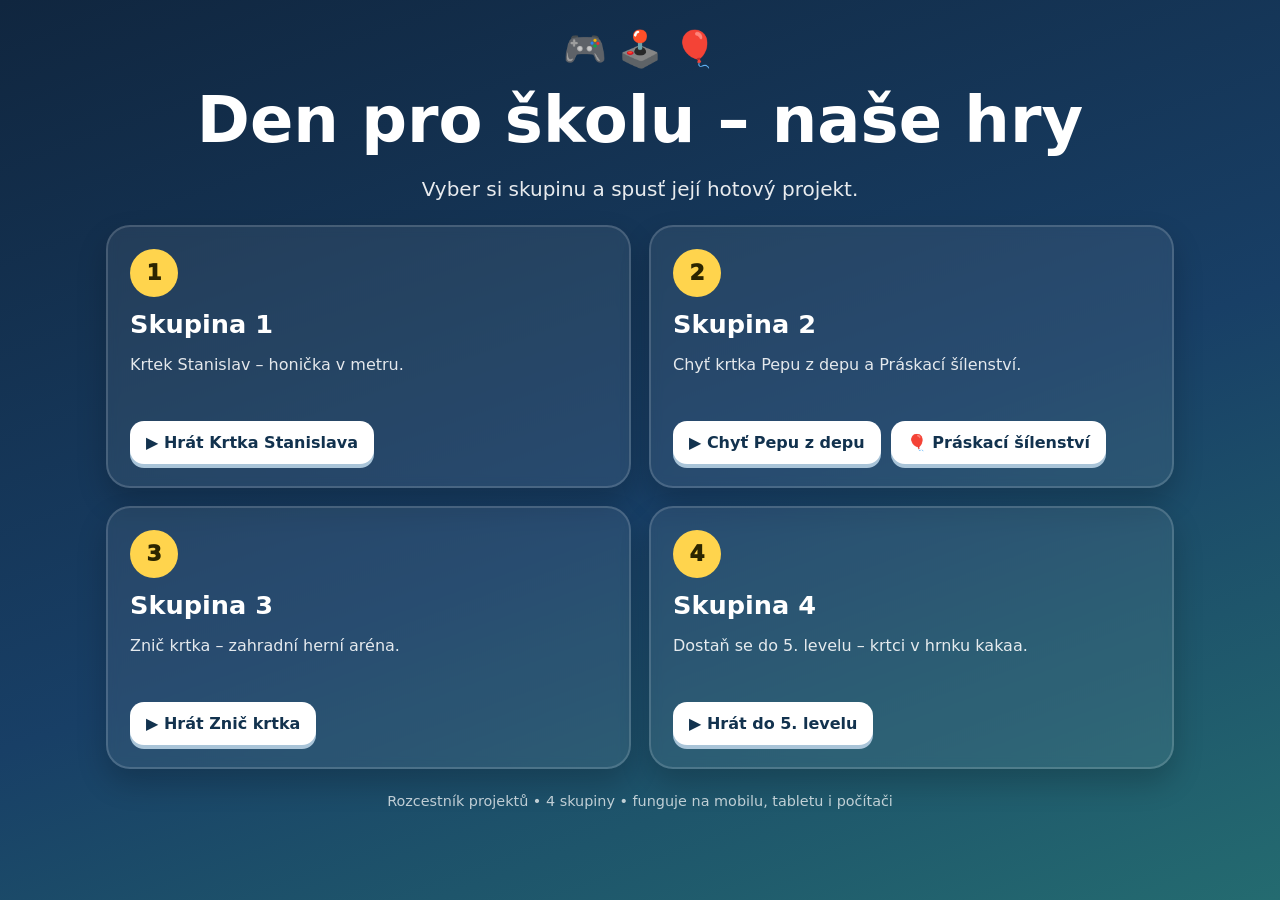
<file: index.html>
<!doctype html>
<html lang="cs">
<head>
<meta charset="utf-8">
<meta name="viewport" content="width=device-width,initial-scale=1">
<meta name="theme-color" content="#10263f">
<title>Den pro školu – hry 4 skupin</title>
<style>
*{box-sizing:border-box}
body{margin:0;font-family:system-ui,-apple-system,Segoe UI,sans-serif;background:linear-gradient(160deg,#10263f,#183f66 55%,#246b70);color:#fff;min-height:100vh}
.wrap{max-width:1100px;margin:auto;padding:28px 16px 42px}
header{text-align:center;margin-bottom:24px}
h1{font-size:clamp(2rem,6vw,4rem);margin:.2em 0}.lead{font-size:clamp(1rem,2.5vw,1.25rem);opacity:.9}
.grid{display:grid;grid-template-columns:repeat(2,minmax(0,1fr));gap:18px}
.card{background:#ffffff12;border:2px solid #ffffff28;border-radius:24px;padding:22px;box-shadow:0 14px 30px #0003;backdrop-filter:blur(6px)}
.num{display:inline-grid;place-items:center;width:48px;height:48px;border-radius:50%;background:#ffd44d;color:#2b2500;font-weight:1000;font-size:1.35rem}
h2{margin:12px 0 6px;font-size:1.6rem}.desc{opacity:.88;min-height:48px}
.actions{display:flex;flex-wrap:wrap;gap:10px;margin-top:18px}
a{display:inline-block;text-decoration:none;background:#fff;color:#12324e;font-weight:900;padding:12px 16px;border-radius:14px;box-shadow:0 4px 0 #a9c4d8;touch-action:manipulation}
a:active{transform:translateY(2px);box-shadow:0 2px 0 #a9c4d8}
.small{font-size:.9rem;opacity:.72;text-align:center;margin-top:24px}
@media(max-width:720px){.grid{grid-template-columns:1fr}.card{padding:18px}.desc{min-height:0}}
</style>
</head>
<body>
<main class="wrap">
<header>
<div style="font-size:2.2rem">🎮 🕹️ 🎈</div>
<h1>Den pro školu – naše hry</h1>
<p class="lead">Vyber si skupinu a spusť její hotový projekt.</p>
</header>
<section class="grid">
<article class="card">
<span class="num">1</span>
<h2>Skupina 1</h2>
<p class="desc">Krtek Stanislav – honička v metru.</p>
<div class="actions"><a href="./skupina-1-krtek-stanislav/">▶ Hrát Krtka Stanislava</a></div>
</article>
<article class="card">
<span class="num">2</span>
<h2>Skupina 2</h2>
<p class="desc">Chyť krtka Pepu z depu a Práskací šílenství.</p>
<div class="actions">
<a href="./skupina-2-pepa-z-depu/">▶ Chyť Pepu z depu</a>
<a href="https://jhalasz.github.io/praskni-balonek/">🎈 Práskací šílenství</a>
</div>
</article>
<article class="card">
<span class="num">3</span>
<h2>Skupina 3</h2>
<p class="desc">Znič krtka – zahradní herní aréna.</p>
<div class="actions"><a href="./znic-krtka/">▶ Hrát Znič krtka</a></div>
</article>
<article class="card">
<span class="num">4</span>
<h2>Skupina 4</h2>
<p class="desc">Dostaň se do 5. levelu – krtci v hrnku kakaa.</p>
<div class="actions"><a href="./skupina-4-dosahni-5-levelu/">▶ Hrát do 5. levelu</a></div>
</article>
</section>
<p class="small">Rozcestník projektů • 4 skupiny • funguje na mobilu, tabletu i počítači</p>
</main>
</body>
</html>
</file>
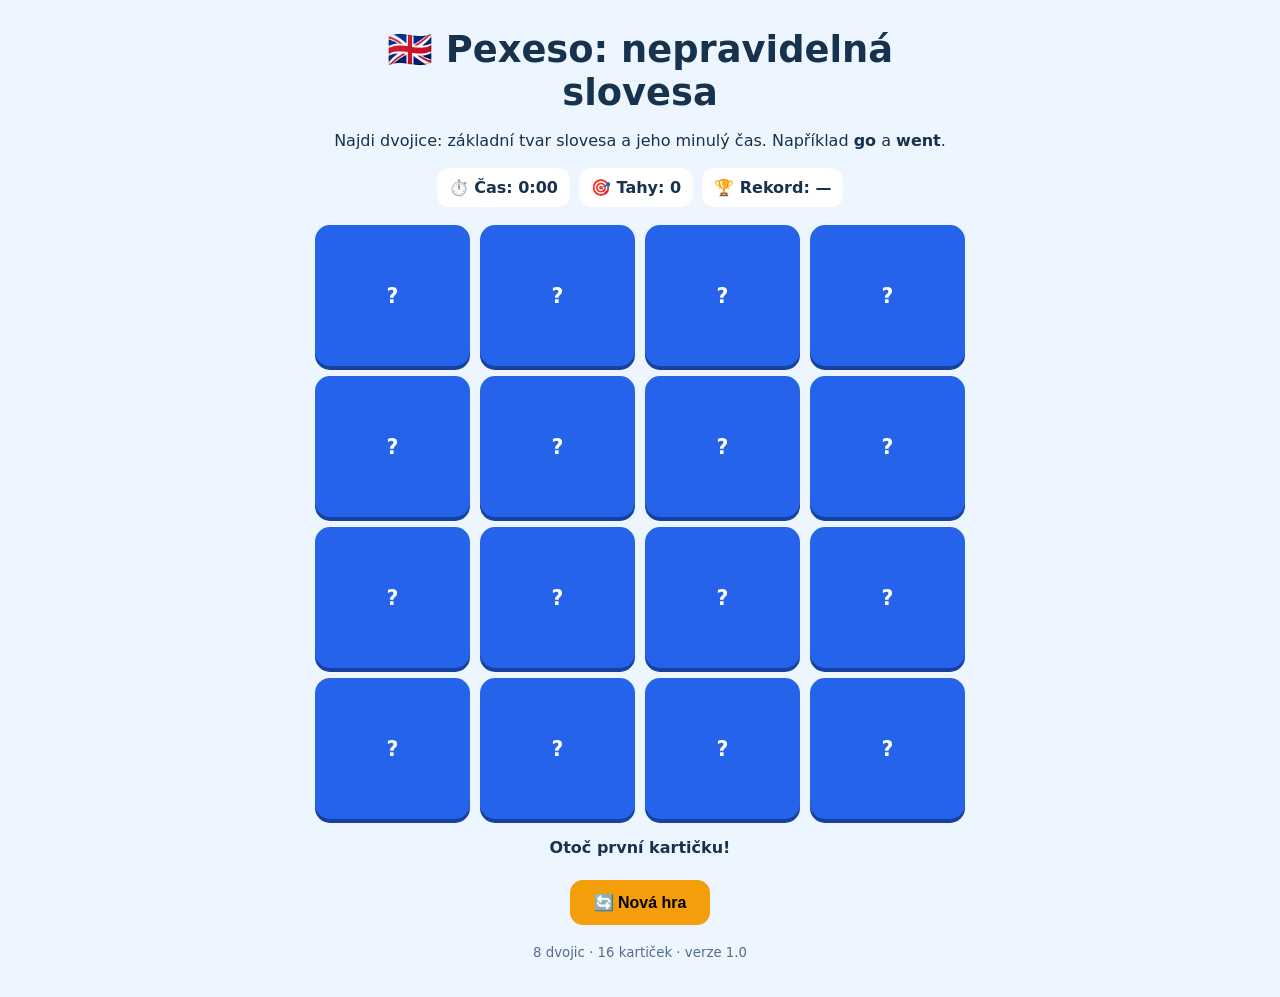
<file: pexeso/index.html>
<!doctype html>
<html lang="cs"><head><meta charset="utf-8"><meta name="viewport" content="width=device-width,initial-scale=1">
<title>Pexeso – nepravidelná slovesa</title>
<style>
:root{font-family:system-ui,sans-serif;color:#17324d;background:#edf5ff}*{box-sizing:border-box}
body{margin:0;padding:18px}main{max-width:650px;margin:auto;text-align:center}
h1{font-size:clamp(1.45rem,5vw,2.3rem);margin:10px 0}p{line-height:1.4}
.stats{display:flex;justify-content:center;gap:9px;flex-wrap:wrap;margin:16px 0}.stats span{background:white;border-radius:12px;padding:10px 12px;font-weight:700}
.board{display:grid;grid-template-columns:repeat(4,minmax(0,1fr));gap:10px;margin:18px auto}
.card{aspect-ratio:1.1;min-width:0;border:0;border-radius:15px;background:#2563eb;color:white;font:700 clamp(.83rem,3.5vw,1.28rem) system-ui;cursor:pointer;box-shadow:0 4px 0 #16419e;touch-action:manipulation;transition:background .15s}
.card:focus-visible{outline:4px solid #f59e0b;outline-offset:2px}.card.open{background:#fff;color:#15345a;box-shadow:0 2px 8px #b8c9de}.card.matched{background:#b8f0ce;color:#14532d;box-shadow:none}.card:disabled{cursor:default}
button.restart{background:#f59e0b;border:0;border-radius:13px;padding:13px 24px;font-size:1rem;font-weight:800;cursor:pointer}
#message{min-height:27px;font-weight:700}small{color:#52708c}
@media(max-width:400px){body{padding:10px}.board{gap:7px}.card{border-radius:10px}}
</style></head><body><main>
<h1>🇬🇧 Pexeso: nepravidelná slovesa</h1>
<p>Najdi dvojice: základní tvar slovesa a jeho minulý čas. Například <b>go</b> a <b>went</b>.</p>
<div class="stats"><span>⏱️ Čas: <b id="time">0:00</b></span><span>🎯 Tahy: <b id="moves">0</b></span><span>🏆 Rekord: <b id="best">—</b></span></div>
<div id="board" class="board" aria-label="Herní plocha pexesa"></div>
<p id="message" role="status" aria-live="polite">Otoč první kartičku!</p>
<button class="restart" id="restart">🔄 Nová hra</button><p><small>8 dvojic · 16 kartiček · verze 1.0</small></p>
</main><script>
"use strict";
const verbs=[["go","went"],["eat","ate"],["see","saw"],["write","wrote"],["take","took"],["come","came"],["give","gave"],["make","made"]];
const board=document.getElementById("board"), timeEl=document.getElementById("time"),movesEl=document.getElementById("moves"),message=document.getElementById("message"),bestEl=document.getElementById("best");
let cards=[],first=null,second=null,moves=0,matched=0,seconds=0,timer=null,locked=false,delay=null,started=false;
const format=s=>Math.floor(s/60)+":"+String(s%60).padStart(2,"0");
function readBest(){try{return JSON.parse(localStorage.getItem("verbMemoryBestV1")||"null")}catch{return null}}
function showBest(){const b=readBest();bestEl.textContent=b?b.moves+" tahů / "+format(b.seconds):"—"}
function stopTimer(){clearInterval(timer);timer=null}
function newGame(){stopTimer();clearTimeout(delay);first=second=null;moves=matched=seconds=0;started=locked=false;timeEl.textContent="0:00";movesEl.textContent="0";message.textContent="Otoč první kartičku!";
cards=verbs.flatMap((pair,i)=>pair.map(word=>({word,pair:i,open:false,matched:false})));
for(let i=cards.length-1;i>0;i--){const j=Math.floor(Math.random()*(i+1));[cards[i],cards[j]]=[cards[j],cards[i]]}
render();showBest()}
function render(){board.replaceChildren();cards.forEach((c,i)=>{const b=document.createElement("button");b.type="button";b.className="card"+(c.matched?" matched":c.open?" open":"");b.textContent=c.open||c.matched?c.word:"?";b.setAttribute("aria-label",c.open||c.matched?c.word:"Skrytá kartička "+(i+1));b.disabled=c.matched||c.open;b.addEventListener("click",()=>flip(i));board.append(b)})}
function flip(i){if(locked||cards[i].open||cards[i].matched)return;
if(!started){started=true;timer=setInterval(()=>{seconds++;timeEl.textContent=format(seconds)},1000)}
cards[i].open=true;
if(first===null){first=i;render();return}
second=i;moves++;movesEl.textContent=String(moves);render();
const a=cards[first],b=cards[second];
if(a.pair===b.pair){a.matched=b.matched=true;matched++;first=second=null;message.textContent="✅ Správná dvojice!";render();if(matched===verbs.length){stopTimer();const prev=readBest();if(!prev||moves<prev.moves||(moves===prev.moves&&seconds<prev.seconds)){try{localStorage.setItem("verbMemoryBestV1",JSON.stringify({moves,seconds}))}catch{}message.textContent="🏆 Výborně! Nový rekord: "+moves+" tahů za "+format(seconds)+"!";showBest()}else message.textContent="🎉 Hotovo! "+moves+" tahů za "+format(seconds)+"."}return}
locked=true;message.textContent="Zkus další dvojici.";delay=setTimeout(()=>{a.open=b.open=false;first=second=null;locked=false;render()},850)}
document.getElementById("restart").addEventListener("click",newGame);newGame();
</script></body></html>
</file>
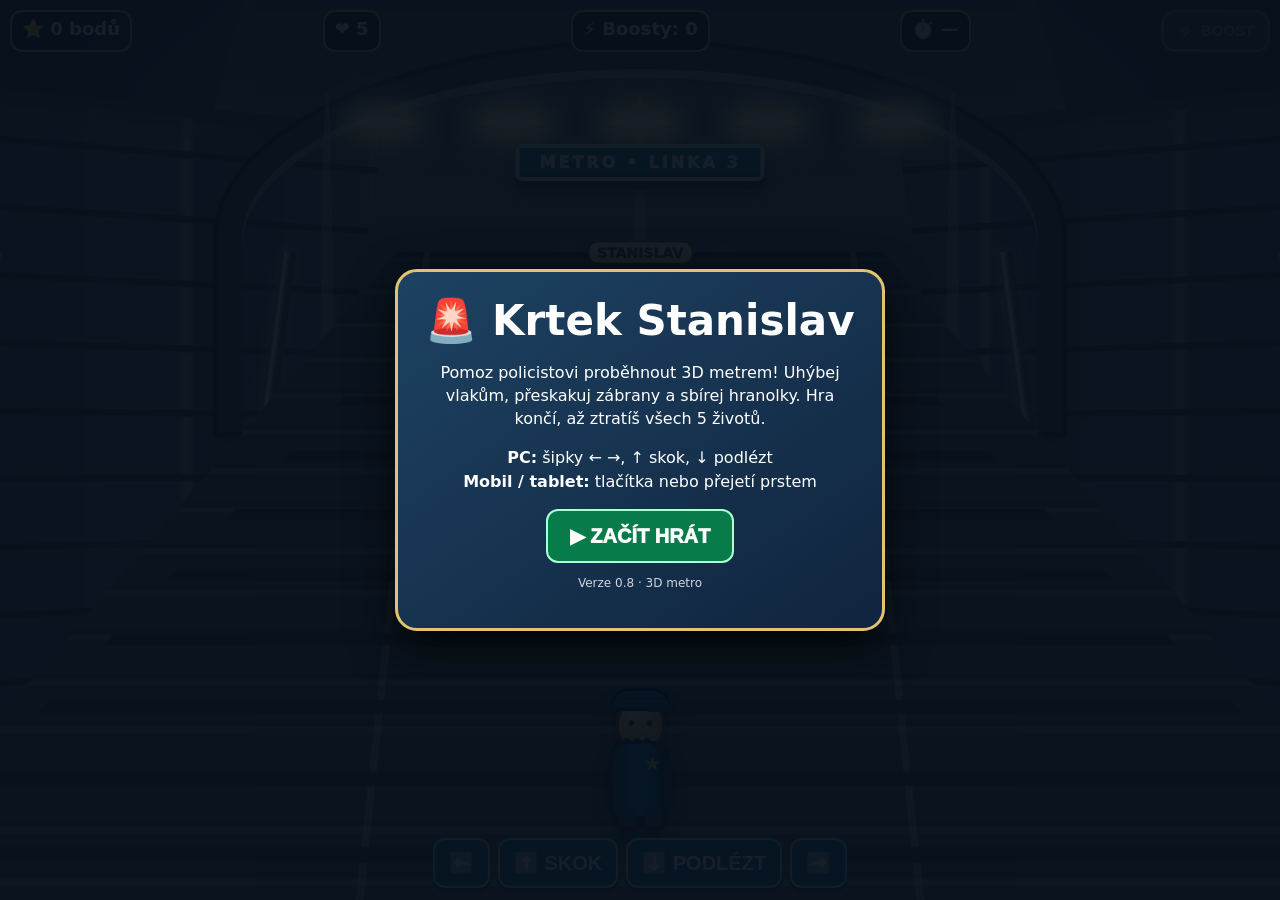
<file: skupina-1-krtek-stanislav/index.html>
<!doctype html>
<html lang="cs">
<head>
<meta charset="utf-8">
<meta name="viewport" content="width=device-width,initial-scale=1,maximum-scale=1,user-scalable=no">
<title>Krtek Stanislav – 3D metro</title>
<style>
:root{color-scheme:dark;font-family:system-ui,Arial,sans-serif}*{box-sizing:border-box}
body{margin:0;background:#080e18;color:#fff;overflow:hidden;touch-action:manipulation}
#game{position:relative;width:100vw;height:100dvh;min-height:520px;overflow:hidden;background:linear-gradient(#8fe7ff 0%,#b8f2ff 35%,#f6d99a 100%);perspective:850px}
.ceiling{position:absolute;inset:0 0 48%;background:repeating-linear-gradient(90deg,#ffdc91 0 12%,#f4c477 12.5% 24%);border-bottom:10px solid #e99d56;clip-path:polygon(25% 0,75% 0,100% 100%,0 100%)}
.tunnel{position:absolute;inset:4% 0 0;background:radial-gradient(ellipse at 50% 38%,#b7f4ff 0,#72c9df 45%,#3993b8 82%);clip-path:polygon(25% 0,75% 0,100% 100%,0 100%)}
.lamps{position:absolute;top:8%;left:15%;right:15%;height:12%;display:flex;justify-content:space-around;filter:drop-shadow(0 0 18px #fff3a0)}
.lamps i{width:9%;height:10px;border-radius:50%;background:#fff6b0;box-shadow:0 0 22px 9px #fff0a0}
.sign{position:absolute;z-index:2;top:14%;left:50%;transform:translateX(-50%);background:#168b9d;border:3px solid #fff0a0;border-radius:7px;padding:5px 20px;font-weight:1000;letter-spacing:3px;box-shadow:0 0 18px #ffcf5a66}
.world{position:absolute;inset:19% 0 0;transform-style:preserve-3d;transform:rotateX(12deg);transform-origin:50% 0}
.floor{position:absolute;inset:0;background:repeating-linear-gradient(0deg,#e9c78c 0 35px,#f6dfad 36px 39px);clip-path:polygon(39% 0,61% 0,100% 100%,0 100%)}
.lane{position:absolute;top:0;bottom:0;width:33.333%;border-left:3px solid #fff2c566;border-right:3px solid #fff2c566}
.lane:nth-child(2){left:0}.lane:nth-child(3){left:33.333%}.lane:nth-child(4){left:66.666%}
.rail{position:absolute;top:0;bottom:-5%;width:7px;background:linear-gradient(90deg,#8b9299,#fff7df,#8b9299);box-shadow:0 0 9px #fff5d5;transform:perspective(400px) rotateX(-5deg);transform-origin:top}
.rail.r1{left:22%}.rail.r2{left:44%}.rail.r3{left:56%}.rail.r4{left:78%}
.sleepers{position:absolute;inset:0;background:repeating-linear-gradient(0deg,transparent 0 35px,#b98250 36px 43px,transparent 44px 62px);clip-path:polygon(38% 0,62% 0,100% 100%,0 100%);opacity:.9}
#player{position:absolute;z-index:6;bottom:9%;left:50%;width:78px;height:142px;transform:translateX(-50%);transition:left .14s;filter:drop-shadow(0 12px 7px #000b);transform-style:preserve-3d}
.officer{position:absolute;bottom:0;left:8px;width:62px;height:78px;background:linear-gradient(90deg,#07366e,#1675bd 45%,#06427f);border:3px solid #082747;border-radius:18px 18px 13px 13px;box-shadow:inset -8px 0 #031f45}
.officer:before{content:"★";position:absolute;right:7px;top:8px;color:#ffdf72;font-size:19px}
.head{position:absolute;bottom:69px;left:15px;width:49px;height:49px;border-radius:45%;background:radial-gradient(circle at 35% 28%,#ffe0b4,#c98252);border:3px solid #573a2b;text-align:center;color:#18233a;font-size:20px;padding-top:7px}
.head:after{content:"〰";position:absolute;left:4px;top:24px;color:#111;font-size:27px;font-weight:1000}
.cap{position:absolute;z-index:2;bottom:108px;left:9px;width:61px;height:23px;background:linear-gradient(#315f9d,#102f5d);border:3px solid #091d37;border-radius:24px 24px 5px 5px}
.cap:after{content:"";position:absolute;right:-8px;bottom:-4px;width:29px;height:7px;background:#142d50;border-radius:8px}
.legs{position:absolute;bottom:-14px;left:17px;display:flex;gap:9px}.legs i{width:18px;height:25px;background:#123f72;border-radius:4px 4px 8px 8px;border-bottom:7px solid #181b20}
.object{position:absolute;z-index:5;left:50%;top:-100px;transform:translateX(-50%);font-size:clamp(42px,8vw,72px);filter:drop-shadow(0 8px 5px #000b);will-change:top}
.object.food{font-size:48px}.object.train{font-size:clamp(58px,11vw,94px)}.object.barrier{font-size:clamp(44px,9vw,76px)}
.object.train{width:clamp(94px,25vw,174px);height:clamp(82px,19vw,128px);font-size:0;filter:drop-shadow(0 13px 8px #17445a99);transform:translateX(-50%) perspective(650px) rotateX(4deg) scale(var(--depth,1));transform-origin:center bottom}
.train3d{position:absolute;inset:0;transform-style:preserve-3d}
.train-roof{position:absolute;left:12%;right:12%;top:0;height:17%;border-radius:18px 18px 5px 5px;background:linear-gradient(180deg,#fff5c7,#e4a43e 55%,#a95d22);border:2px solid #8b4a20;transform:translateZ(10px)}
.train-face{position:absolute;left:7%;right:7%;top:13%;bottom:9%;border:3px solid #a94f26;border-radius:22px 22px 13px 13px;background:linear-gradient(110deg,#ffdf78 0%,#f39a36 48%,#c84e29 100%);box-shadow:inset -13px 0 0 #9c3f28,inset 0 -9px 0 #9b462a;transform:translateZ(13px);overflow:hidden}
.train-windshield{position:absolute;left:13%;right:13%;top:12%;height:43%;display:flex;gap:5px;justify-content:center}
.train-windshield i{flex:1;border:3px solid #d9f8ff;border-radius:9px 9px 4px 4px;background:linear-gradient(145deg,#b8f4ff,#277f9d 72%,#14536f);box-shadow:inset 0 0 10px #fff9}
.train-nose{position:absolute;left:25%;right:25%;bottom:12%;height:20%;border-radius:8px;background:linear-gradient(#fff1b0,#d9a343);border:2px solid #9d5b27;box-shadow:inset 0 3px 5px #fff8}
.train-light{position:absolute;bottom:18%;width:13px;height:13px;border-radius:50%;background:#fff8bd;box-shadow:0 0 12px 5px #fff0a0}
.train-light.left{left:10%}.train-light.right{right:10%}
.train-bumper{position:absolute;left:3%;right:3%;bottom:3%;height:12%;border-radius:8px;background:linear-gradient(#778994,#dce8e9 45%,#53636c);border:2px solid #354a54;transform:translateZ(18px)}
.train-wheel{position:absolute;bottom:0;width:19%;height:19%;border-radius:50%;background:radial-gradient(circle,#e9edf0 0 18%,#4d5960 20% 46%,#172b36 49% 70%,#84949a 73%);border:3px solid #34444a;transform:translateZ(3px)}
.train-wheel.one{left:15%}.train-wheel.two{right:15%}


#mole{display:block;visibility:visible;opacity:1;position:absolute;z-index:9;top:39%;left:50%;width:clamp(100px,22vw,150px);height:clamp(120px,26vw,175px);transform:translateX(-50%);filter:drop-shadow(0 12px 7px #14202c99);animation:moleBob 1.15s ease-in-out infinite;pointer-events:none}
.mole-body{position:absolute;left:10%;right:10%;bottom:0;height:68%;border-radius:48% 48% 38% 38%;background:radial-gradient(ellipse at 35% 22%,#9a6548 0,#70432f 48%,#39251f 100%);border:3px solid #39251f;box-shadow:inset -10px -5px 0 #2e1c19,inset 7px 4px 9px #c18a62}
.mole-head{position:absolute;left:13%;top:0;width:74%;height:65%;border-radius:48% 48% 44% 44%;background:radial-gradient(ellipse at 34% 25%,#b17a57,#805039 60%,#4b3026);border:3px solid #39251f;box-shadow:inset -7px -4px 0 #4a2c24}
.mole-ear{position:absolute;top:7%;width:27%;height:28%;border-radius:50%;background:radial-gradient(circle at 35% 30%,#d49a78,#70432f 70%);border:3px solid #39251f}
.mole-ear.left{left:-8%}.mole-ear.right{right:-8%}
.mole-eye{position:absolute;top:37%;width:12%;height:15%;border-radius:50%;background:#fff;border:2px solid #30201a}
.mole-eye:after{content:"";position:absolute;width:48%;height:55%;left:30%;top:22%;border-radius:50%;background:#15100e}
.mole-eye.left{left:27%}.mole-eye.right{right:27%}
.mole-snout{position:absolute;left:37%;top:53%;width:27%;height:20%;border-radius:50%;background:radial-gradient(circle at 35% 25%,#f5b2a0,#a85c56 70%,#63332e);border:2px solid #542c27}
.mole-moustache{position:absolute;z-index:3;left:12%;top:57%;width:76%;height:20%}
.mole-moustache:before,.mole-moustache:after{content:"";position:absolute;top:0;width:55%;height:100%;background:linear-gradient(#24201f,#080808);border-radius:90% 15% 85% 25%;box-shadow:0 3px 2px #0008}
.mole-moustache:before{left:0;transform:rotate(12deg)}.mole-moustache:after{right:0;transform:scaleX(-1) rotate(12deg)}
.mole-label{position:absolute;top:-24%;left:50%;transform:translateX(-50%);white-space:nowrap;background:#fff4c8;color:#55301e;border:2px solid #70432f;border-radius:10px;padding:2px 8px;font-size:clamp(10px,2.5vw,14px);font-weight:1000}
@keyframes moleBob{0%,100%{translate:0 0}50%{translate:0 -7px}}
@media(max-height:620px){#mole{top:34%;transform:translateX(-50%) scale(.82);transform-origin:top center}}

.hud{position:absolute;z-index:12;top:10px;left:10px;right:10px;display:flex;justify-content:space-between;gap:6px;flex-wrap:wrap;font-weight:900}
.pill{background:#071727eF;border:2px solid #d8bd70;border-radius:12px;padding:6px 10px;font-size:clamp(12px,3vw,18px)}
#boostButton{background:#c62828;border:3px solid #ffb0a4;border-radius:14px;color:#fff;font-weight:1000;padding:9px 13px;font-size:15px;box-shadow:0 4px #751515}
#boostButton:disabled{opacity:.48;filter:grayscale(.7)}
.controls{position:absolute;z-index:12;bottom:12px;left:0;right:0;display:flex;justify-content:center;gap:8px}
.controls button{background:#164f80;border:2px solid #9edfff;border-radius:12px;color:white;padding:11px 14px;font-size:clamp(15px,3.5vw,20px);font-weight:900;box-shadow:0 4px #092b4b}
#overlay{position:absolute;z-index:20;inset:0;background:#07111beF;display:flex;align-items:center;justify-content:center;padding:16px;text-align:center}
.panel{max-width:490px;background:linear-gradient(145deg,#1d4262,#10243e);border:3px solid #e2c36f;border-radius:22px;padding:24px;box-shadow:0 15px 45px #000b}
.panel h1{font-size:clamp(27px,6vw,42px);margin:0 0 10px}.panel p{line-height:1.45}.mainbtn{background:#087b4b;color:white;border:2px solid #a9ffd1;border-radius:12px;padding:13px 22px;font-weight:1000;font-size:20px}
.small{font-size:12px;opacity:.8}
.jump{animation:jump .65s ease}.slide{transform:translateX(-50%) scale(.75,.55)!important;transform-origin:bottom}
@keyframes jump{50%{bottom:30%}}
@media(max-height:620px){#player{bottom:7%;transform:translateX(-50%) scale(.8);transform-origin:bottom}.controls{bottom:5px}.controls button{padding:7px 10px}.hud{top:5px}}

/* Viditelny Stanislav – umisteny pred metrem */
#mole{display:block!important;visibility:visible!important;opacity:1!important;position:absolute!important;z-index:11!important;top:46%!important;left:50%!important;width:clamp(145px,30vw,205px)!important;height:clamp(170px,35vw,235px)!important;transform:translate(-50%,-50%)!important;animation:moleBob 1.15s ease-in-out infinite;pointer-events:none}
.mole-body{background:radial-gradient(ellipse at 35% 22%,#b98764 0,#805039 50%,#39251f 100%)!important}
.mole-head{background:radial-gradient(ellipse at 34% 25%,#c18a67,#805039 60%,#4b3026)!important}


/* Prostorove 3D metro */
#game{perspective:1000px;background:linear-gradient(#172d43 0%,#234b61 42%,#17222e 100%)}
.tunnel{inset:0;background:radial-gradient(ellipse at 50% 42%,#6f9eaa 0%,#31576b 43%,#142b3c 78%,#081522 100%);clip-path:none}
.ceiling{inset:-8% 8% 43%;background:linear-gradient(180deg,#263d50 0%,#526d7b 48%,#1c3446 100%);clip-path:polygon(15% 0,85% 0,100% 100%,0 100%);border:0;border-bottom:12px solid #172b3a;box-shadow:inset 0 -25px 30px #07152299,0 15px 25px #07152299}
.metro-side{position:absolute;z-index:1;top:14%;bottom:0;width:34%;background:repeating-linear-gradient(0deg,transparent 0 54px,#182f40 55px 61px),repeating-linear-gradient(90deg,#456779 0 18%,#71909a 19% 20%,#36576b 21% 39%);border-top:10px solid #263f50;box-shadow:inset 0 0 35px #07152299}
.metro-side.left{left:-4%;clip-path:polygon(0 0,100% 0,74% 100%,0 100%);transform:rotateY(18deg);transform-origin:right center}
.metro-side.right{right:-4%;clip-path:polygon(0 0,100% 0,100% 100%,26% 100%);transform:rotateY(-18deg);transform-origin:left center}
.metro-arch{position:absolute;z-index:2;left:17%;right:17%;top:5%;height:43%;border:clamp(12px,2vw,24px) solid #263e50;border-bottom:0;border-radius:50% 50% 0 0;box-shadow:inset 0 9px 0 #78939a,0 0 0 5px #102536,0 12px 24px #07152288;pointer-events:none}
.metro-rib{position:absolute;z-index:2;top:10%;bottom:0;width:13px;border-radius:50%;border:7px solid #9bb0b3;border-bottom:0;opacity:.5;pointer-events:none}
.rib-a{left:25%}.rib-b{left:50%;transform:translateX(-50%)}.rib-c{right:25%}
.lamps{z-index:3;top:13%;left:25%;right:25%;height:10%;filter:drop-shadow(0 0 15px #fff2a0)}
.lamps i{height:12px;background:linear-gradient(#fff,#fff4b0);box-shadow:0 0 22px 11px #fff0a0}
.sign{z-index:5;top:16%;background:linear-gradient(180deg,#167f91,#07556a);border:4px solid #b6d3cc;box-shadow:0 8px 0 #173b4c,0 12px 18px #07152299;color:#fff}
.world{z-index:4;inset:28% 0 0;transform:rotateX(24deg);transform-origin:50% 0}
.floor{background:repeating-linear-gradient(0deg,#3d4b52 0 28px,#69777b 29px 33px,#303d45 34px 38px);clip-path:polygon(31% 0,69% 0,100% 100%,0 100%);box-shadow:inset 0 0 40px #071522}
.rail{width:10px;background:linear-gradient(90deg,#35424a,#f0f1df 40%,#8c9ba0 65%,#263943);box-shadow:0 0 12px #d7f3ff88,4px 0 0 #1c2b35}
.sleepers{background:repeating-linear-gradient(0deg,transparent 0 27px,#252f36 28px 38px,transparent 39px 56px);opacity:1}

</style>
</head>
<body>
<main id="game">
<div class="tunnel"></div><div class="ceiling"></div><div class="metro-side left"></div><div class="metro-side right"></div><div class="metro-arch"></div><div class="metro-rib rib-a"></div><div class="metro-rib rib-b"></div><div class="metro-rib rib-c"></div><div class="lamps"><i></i><i></i><i></i><i></i><i></i></div><div class="sign">METRO • LINKA 3</div>
<div class="world"><div class="floor"></div><div class="lane"></div><div class="lane"></div><div class="lane"></div><div class="sleepers"></div><div class="rail r1"></div><div class="rail r2"></div><div class="rail r3"></div><div class="rail r4"></div></div>
<div class="hud"><div class="pill">⭐ <span id="score">0</span> bodů</div><div class="pill">❤️ <span id="lives">5</span></div><div class="pill">⚡ Boosty: <span id="boosts">0</span></div><div class="pill">⏱️ <span id="boostTime">—</span></div><button id="boostButton" disabled>⚡ BOOST</button></div>
<div id="mole" aria-label="Krtek Stanislav"><div class="mole-label">STANISLAV</div><div class="mole-body"></div><div class="mole-head"><i class="mole-ear left"></i><i class="mole-ear right"></i><i class="mole-eye left"></i><i class="mole-eye right"></i><i class="mole-snout"></i><i class="mole-moustache"></i></div></div>
<div id="player"><div class="cap"></div><div class="head">• •</div><div class="officer"></div><div class="legs"><i></i><i></i></div></div>
<div class="controls"><button id="left">⬅️</button><button id="jump">⬆️ SKOK</button><button id="slide">⬇️ PODLÉZT</button><button id="right">➡️</button></div>
<div id="overlay"><div class="panel"><h1>🚨 Krtek Stanislav</h1><p>Pomoz policistovi proběhnout 3D metrem! Uhýbej vlakům, přeskakuj zábrany a sbírej hranolky. Hra končí, až ztratíš všech 5 životů.</p><p><b>PC:</b> šipky ← →, ↑ skok, ↓ podlézt<br><b>Mobil / tablet:</b> tlačítka nebo přejetí prstem</p><button class="mainbtn" id="start">▶ ZAČÍT HRÁT</button><p class="small">Verze 0.8 · 3D metro</p></div></div>
</main>
<script>
(()=>{const $=id=>document.getElementById(id),game=$('game'),player=$('player');let lane=1,score=0,lives=5,boosts=0,boostLeft=0,running=false,objects=[],last=0,spawn=0,raf=0,clock=0;const centers=['16.666%','50%','83.333%'];function hud(){$('score').textContent=score;$('lives').textContent=lives;$('boosts').textContent=boosts;$('boostButton').disabled=!running||boosts<1;$('boostTime').textContent=boostLeft>0?boostLeft.toFixed(1)+' s':'—'}function place(){player.style.left=centers[lane]}function move(d){if(!running)return;lane=Math.max(0,Math.min(2,lane+d));place()}function pose(a){if(!running)return;player.classList.remove('jump','slide');void player.offsetWidth;player.classList.add(a);setTimeout(()=>player.classList.remove(a),650)}function spawnObj(){const l=Math.floor(Math.random()*3),r=Math.random(),kind=r<.25?'food':r<.67?'train':'barrier';const el=document.createElement('div');el.className='object '+kind;if(kind==='train'){el.innerHTML='<div class="train3d"><div class="train-roof"></div><div class="train-face"><div class="train-windshield"><i></i><i></i></div><div class="train-nose"></div><i class="train-light left"></i><i class="train-light right"></i></div><div class="train-bumper"></div><div class="train-wheel one"></div><div class="train-wheel two"></div></div>'}else{el.textContent=kind==='food'?'🍟':'🚧'}el.style.left=centers[l];game.appendChild(el);objects.push({el,l,kind,y:-100,checked:false})}
function tick(now){if(!running)return;const dt=Math.min((now-last)/1000,.05);last=now;spawn+=dt;if(spawn>(boostLeft>0?.78:1.05)){spawn=0;spawnObj()}const speed=(boostLeft>0?1.1:1)*300;for(let i=objects.length-1;i>=0;i--){const o=objects[i];o.y+=speed*dt;o.el.style.top=o.y+'px';if(o.kind==='train')o.el.style.setProperty('--depth',(0.55+0.75*Math.max(0,Math.min(1,(o.y+100)/(game.clientHeight*.8)))).toFixed(2));const hit=o.y>game.clientHeight*.68&&o.y<game.clientHeight*.83&&o.l===lane&&!o.checked;if(hit){o.checked=true;if(o.kind==='food'){score+=10;const before=Math.floor((score-10)/500),after=Math.floor(score/500);boosts+=after-before;hud()}else if(o.kind==='train'){lives--;hud();if(lives<=0){finish();return}}else if(!player.classList.contains('jump')&&!player.classList.contains('slide')){lives--;hud();if(lives<=0){finish();return}}}if(o.y>game.clientHeight+100){o.el.remove();objects.splice(i,1)}}if(boostLeft>0){boostLeft=Math.max(0,boostLeft-dt);hud()}raf=requestAnimationFrame(tick)}
function start(){cancelAnimationFrame(raf);objects.forEach(o=>o.el.remove());objects=[];lane=1;score=0;lives=5;boosts=0;boostLeft=0;spawn=0;running=true;place();hud();$('overlay').style.display='none';last=performance.now();raf=requestAnimationFrame(tick)}
function finish(){running=false;cancelAnimationFrame(raf);$('overlay').style.display='flex';$('overlay').innerHTML='<div class="panel"><h1>🚨 Konec hry!</h1><p>Policistovi došly životy. Dobrá práce!</p><p>Nasbírané body: <b>'+score+'</b><br>Zbývající hranolky proměnily se v parádní skóre!</p><button class="mainbtn" id="again">↻ HRÁT ZNOVU</button><p class="small">Krtek Stanislav · Verze 0.8</p></div>';$('again').onclick=start;hud()}
function useBoost(){if(!running||boosts<1||boostLeft>0)return;boosts--;boostLeft=20;hud()}
$('start').onclick=start;$('left').onclick=()=>move(-1);$('right').onclick=()=>move(1);$('jump').onclick=()=>pose('jump');$('slide').onclick=()=>pose('slide');$('boostButton').onclick=useBoost;document.addEventListener('keydown',e=>{if(e.key==='ArrowLeft')move(-1);if(e.key==='ArrowRight')move(1);if(e.key==='ArrowUp'||e.key===' ')pose('jump');if(e.key==='ArrowDown')pose('slide');if(e.key.toLowerCase()==='b')useBoost()});let sx=0,sy=0;game.addEventListener('touchstart',e=>{sx=e.changedTouches[0].clientX;sy=e.changedTouches[0].clientY},{passive:true});game.addEventListener('touchend',e=>{const dx=e.changedTouches[0].clientX-sx,dy=e.changedTouches[0].clientY-sy;if(Math.abs(dx)>35&&Math.abs(dx)>Math.abs(dy))move(dx>0?1:-1);else if(Math.abs(dy)>35)pose(dy<0?'jump':'slide')},{passive:true});place();hud()})();
</script>
</body></html>
</file>
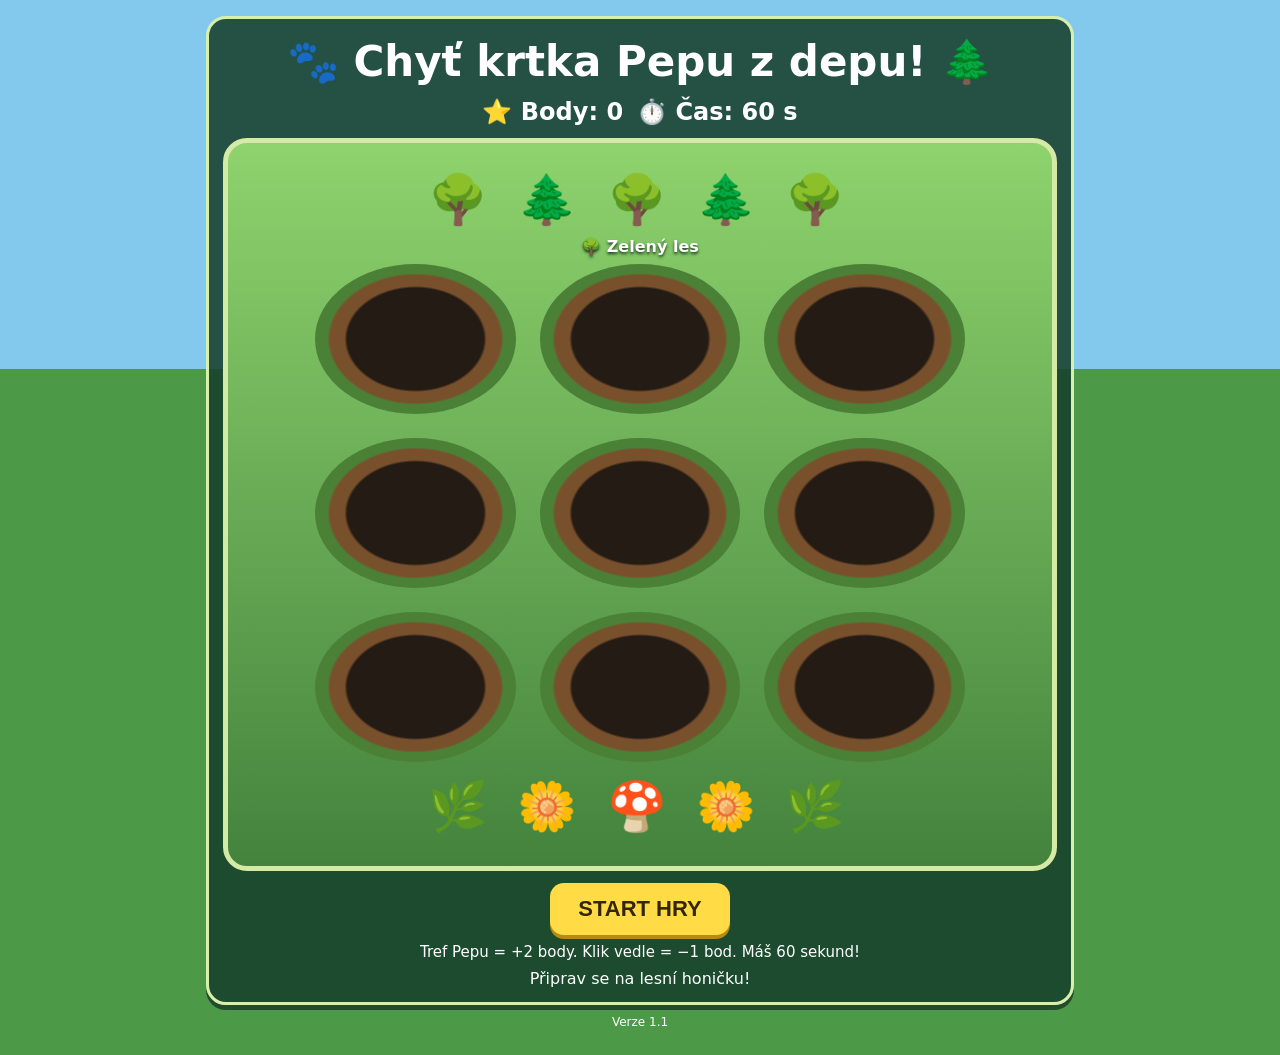
<file: skupina-2-pepa-z-depu/index.html>
<!doctype html>
<html lang="cs">
<head>
<meta charset="utf-8"><meta name="viewport" content="width=device-width,initial-scale=1">
<title>Chyť krtka Pepu z depu</title>
<style>
*{box-sizing:border-box}body{margin:0;font-family:system-ui,sans-serif;color:#fff;background:linear-gradient(#83c9ed 0 35%,#4c9a48 35% 100%);min-height:100vh;text-align:center}
main{max-width:900px;margin:auto;padding:16px}.panel{background:#173f2bdc;border:3px solid #d8efad;border-radius:20px;padding:14px;box-shadow:0 5px 0 #244c2c}
h1{font-size:clamp(25px,5vw,42px);margin:4px}.stats{display:flex;justify-content:center;gap:14px;flex-wrap:wrap;font-size:clamp(18px,3vw,24px);font-weight:800;margin:12px}
.forest{position:relative;margin:12px auto;padding:20px 12px 24px;border-radius:24px;background:linear-gradient(#8ed36d,#43833d);border:5px solid #d5eaa4;overflow:hidden;transition:background .5s}
.forest[data-scene="0"]{background:linear-gradient(#8ed36d,#43833d)}
.forest[data-scene="1"]{background:linear-gradient(#263b68,#405c70)}
.forest[data-scene="2"]{background:linear-gradient(#d99b53,#9a593b)}
.forest[data-scene="3"]{background:linear-gradient(#e8f6ff,#9bc8e5)}
.forest[data-scene="4"]{background:linear-gradient(#4bbd86,#16705c)}
.forest[data-scene="5"]{background:linear-gradient(#533b83,#a16cba)}
.trees{font-size:clamp(25px,5vw,48px);letter-spacing:7px;line-height:1.5}
.scene-name{font-weight:800;text-shadow:0 2px 3px #19351d;margin:2px 0 8px}
.grid{display:grid;grid-template-columns:repeat(3,minmax(0,1fr));gap:clamp(10px,3vw,24px);max-width:650px;margin:8px auto}
.hole{height:clamp(105px,20vw,150px);border:0;background:radial-gradient(ellipse,#241b15 0 48%,#79502c 50% 60%,#4b8137 62%);border-radius:50%;position:relative;cursor:pointer;touch-action:manipulation;overflow:hidden}
.mole{position:absolute;left:50%;top:15%;transform:translateX(-50%);width:66%;height:76%;border-radius:48% 48% 40% 40%;background:linear-gradient(145deg,#d9a16c,#b97845);border:3px solid #87502e;display:none;box-shadow:inset -5px -5px 0 #a9693d}
.hole.up .mole{display:block}
.hair{position:absolute;top:-14px;left:20%;width:60%;height:18px;color:#b97845;font-size:25px;letter-spacing:3px;line-height:1}
.eyes{display:flex;justify-content:center;gap:17%;margin-top:30%;font-size:clamp(14px,3vw,23px)}
.eye{width:14px;height:17px;border-radius:50%;background:#fff;border:2px solid #52311f;position:relative}
.eye:after{content:"";position:absolute;width:6px;height:8px;border-radius:50%;background:#29201b;left:4px;top:4px}
.shades{position:absolute;top:39%;left:16%;width:68%;display:flex;justify-content:space-between;z-index:3}
.shades i{display:block;width:42%;height:12px;border-radius:4px 4px 8px 8px;background:#171b25;border:2px solid #080b10;box-shadow:inset 0 2px 2px #657080}
.shades:after{content:"";position:absolute;left:43%;top:3px;width:14%;height:3px;background:#171b25}
.cap{position:absolute;top:-11%;left:12%;width:76%;height:25%;background:#526d91;border:2px solid #30445e;border-radius:65% 65% 18% 18%;z-index:4;transform:rotate(-3deg)}
.cap:after{content:"";position:absolute;bottom:-5px;left:8%;width:90%;height:7px;border-radius:50%;background:#30445e}
.cap-patch{position:absolute;left:40%;top:1px;font-size:clamp(10px,2vw,17px);line-height:1}
.nose{position:relative;z-index:2;margin:18px auto 0;width:17px;height:12px;background:#f39bb0;border-radius:60% 60% 50% 50%}
button.start{border:0;border-radius:14px;background:#ffdc46;color:#342600;font-size:22px;font-weight:900;padding:13px 28px;cursor:pointer;box-shadow:0 4px 0 #b68a13}
button:focus-visible{outline:4px solid white;outline-offset:3px}.help{font-size:15px;margin:8px}.footer{font-size:12px;margin:10px;color:#fff}
@media(max-width:420px){main{padding:8px}.forest{padding:12px 7px}.grid{gap:7px}.hole{height:105px}}
</style></head>
<body><main><section class="panel">
<h1>🐾 Chyť krtka Pepu z depu! 🌲</h1>
<div class="stats"><span>⭐ Body: <b id="score">0</b></span><span>⏱️ Čas: <b id="time">60</b> s</span></div>
<div class="forest" id="forest" data-scene="0"><div class="trees" id="treesTop">🌳 🌲 🌳 🌲 🌳</div><div class="scene-name" id="sceneName">🌳 Zelený les</div><div class="grid" id="grid"></div><div class="trees" id="treesBottom">🌿 🌼 🍄 🌼 🌿</div></div>
<button class="start" id="start">START HRY</button>
<p class="help">Tref Pepu = +2 body. Klik vedle = −1 bod. Máš 60 sekund!</p>
<div id="message" aria-live="polite">Připrav se na lesní honičku!</div>
</section><div class="footer">Verze 1.1</div></main>
<script>
const grid=document.getElementById('grid'),scoreEl=document.getElementById('score'),timeEl=document.getElementById('time'),msg=document.getElementById('message'),start=document.getElementById('start'),forest=document.getElementById('forest'),sceneName=document.getElementById('sceneName'),treesTop=document.getElementById('treesTop'),treesBottom=document.getElementById('treesBottom');
let score=0,time=60,active=false,current=-1,timer=null,moleTimer=null;
const scenes=[
{name:'🌳 Zelený les',top:'🌳 🌲 🌳 🌲 🌳',bottom:'🌿 🌼 🍄 🌼 🌿'},
{name:'🌙 Noční les',top:'🌙 ✨ 🌲 ⭐ 🌲',bottom:'🌌 🌿 ✨ 🌿 🌌'},
{name:'🍂 Podzimní les',top:'🍁 🌳 🍂 🌲 🍁',bottom:'🍂 🍄 🍁 🍄 🍂'},
{name:'❄️ Zasněžený les',top:'❄️ 🌲 ☃️ 🌲 ❄️',bottom:'❄️ ⛄ ❄️ 🌲 ❄️'},
{name:'🌴 Džungle',top:'🌴 🌿 🌴 🌿 🌴',bottom:'🌺 🌿 🪴 🌿 🌺'},
{name:'✨ Kouzelný les',top:'✨ 🍄 ⭐ 🍄 ✨',bottom:'🌟 🍄 ✨ 🍄 🌟'}
];
function setScene(index){const s=scenes[index];forest.dataset.scene=String(index);sceneName.textContent=s.name;treesTop.textContent=s.top;treesBottom.textContent=s.bottom}
for(let i=0;i<9;i++){const h=document.createElement('button');h.className='hole';h.setAttribute('aria-label','Lesní díra '+(i+1));h.innerHTML='<span class="mole"><span class="cap"><span class="cap-patch">🦫</span></span><span class="hair">ııı</span><span class="eyes"><i class="eye"></i><i class="eye"></i></span><span class="shades"><i></i><i></i></span><span class="nose"></span></span>';h.addEventListener('click',()=>hit(i));grid.appendChild(h)}
const holes=[...grid.children];
function hide(){holes.forEach(h=>h.classList.remove('up'));current=-1}
function pop(){if(!active)return;hide();let n=Math.floor(Math.random()*9);current=n;holes[n].classList.add('up');moleTimer=setTimeout(()=>{hide();if(active)pop()},850)}
function hit(i){if(!active)return;if(i===current){score+=2;msg.textContent='Paráda! Pepa chycen! +2';clearTimeout(moleTimer);hide();pop()}else{score-=1;msg.textContent='Vedle! −1 bod';}scoreEl.textContent=score}
function end(){active=false;clearInterval(timer);clearTimeout(moleTimer);hide();start.textContent='HRÁT ZNOVU';msg.textContent='Konec hry! Získal/a jsi '+score+' bodů. Skvělá práce!'}
start.addEventListener('click',()=>{clearInterval(timer);clearTimeout(moleTimer);score=0;time=60;active=true;setScene(0);scoreEl.textContent=score;timeEl.textContent=time;msg.textContent='Chytej Pepu!';start.textContent='HRA BĚŽÍ';pop();timer=setInterval(()=>{time--;timeEl.textContent=time;if(time>0&&time%10===0)setScene((60-time)/10);if(time<=0)end()},1000)});
</script></body></html>
</file>
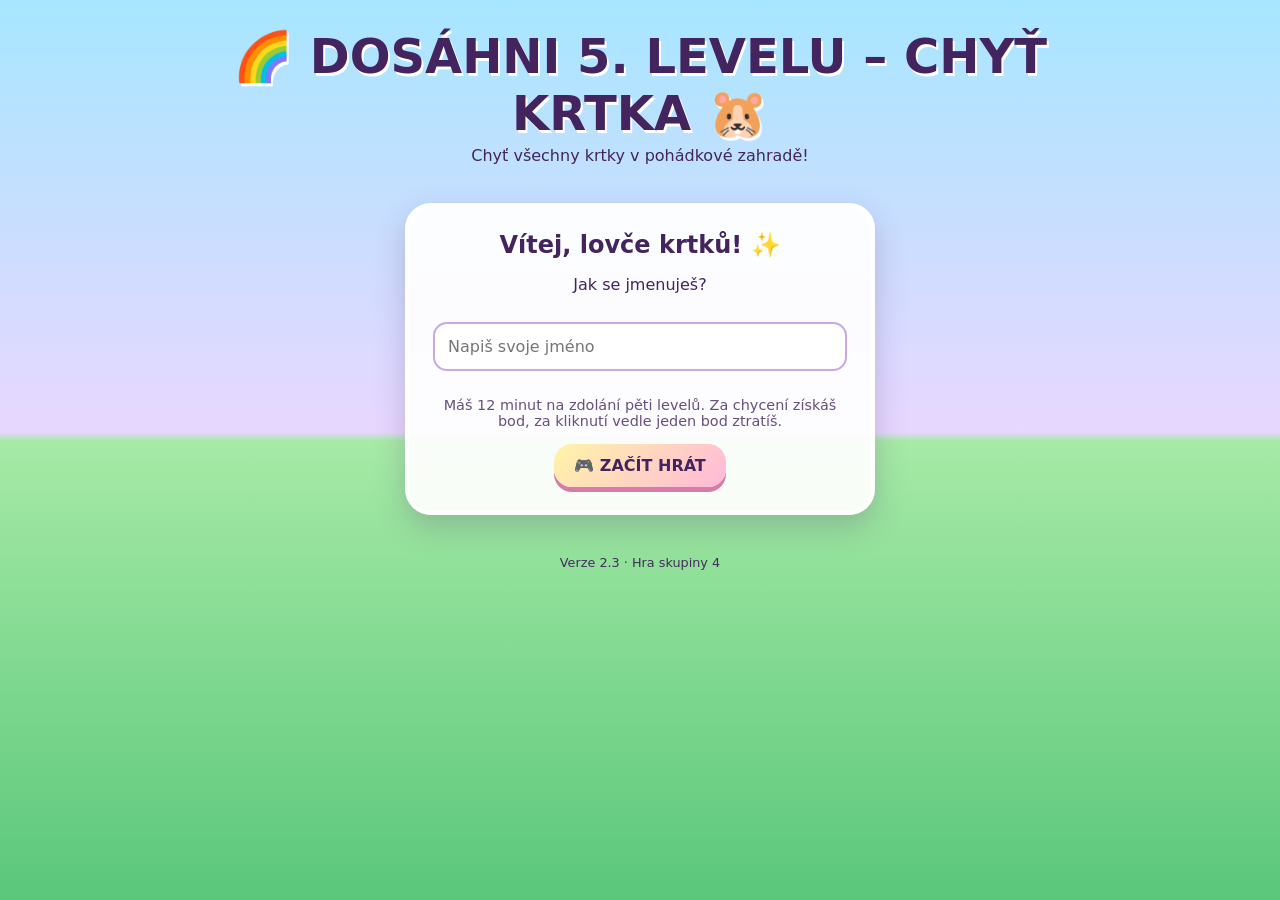
<file: skupina-4-dosahni-5-levelu/index.html>
<!doctype html>
<html lang="cs">
<head>
<meta charset="utf-8">
<meta name="viewport" content="width=device-width,initial-scale=1,maximum-scale=1">
<meta name="theme-color" content="#9bdbff">
<title>Dosaň 5. levelu – Chyť krtka</title>
<style>
:root{--ink:#43245f;--pink:#ff72b6;--gold:#ffcf4a}
*{box-sizing:border-box}body{margin:0;min-height:100vh;font-family:system-ui,-apple-system,Segoe UI,sans-serif;color:var(--ink);background:linear-gradient(180deg,#a7e6ff 0%,#e8d7ff 48%,#a6eaa6 49%,#5ac77a 100%);overflow-x:hidden}
button,input{font:inherit}button{cursor:pointer;border:0;border-radius:18px;padding:12px 20px;font-weight:800;color:#43245f;background:linear-gradient(135deg,#fff5a8,#ffb8d9);box-shadow:0 5px 0 #d77ca8;touch-action:manipulation}button:active{transform:translateY(3px);box-shadow:0 2px 0 #d77ca8}
.wrap{max-width:1000px;margin:auto;padding:16px}.top{text-align:center;padding:8px}.top h1{font-size:clamp(1.7rem,5vw,3rem);margin:4px 0;text-shadow:2px 3px #fff}.top p{margin:2px}
.hud{display:flex;gap:10px;justify-content:center;flex-wrap:wrap;margin:12px auto}.pill{background:#ffffffd9;border:2px solid #fff;border-radius:999px;padding:8px 15px;font-weight:800;box-shadow:0 3px 8px #633d7630}
.garden{position:relative;overflow:hidden;border:5px solid #fff;border-radius:28px;background:linear-gradient(#c7efff 0 35%,#9ee99b 35% 100%);padding:18px;min-height:390px;box-shadow:0 12px 30px #553b7440}
.garden:before{content:"✨  🌸       🦋       🌼        ✨";position:absolute;top:12px;left:0;width:100%;text-align:center;font-size:clamp(18px,4vw,30px);letter-spacing:8px;pointer-events:none}
.garden:after{content:"🌷     🌻      🌷      🌼      🌷";position:absolute;bottom:5px;left:0;width:100%;text-align:center;font-size:clamp(20px,4vw,34px);pointer-events:none}
.cups{position:relative;z-index:1;display:grid;grid-template-columns:minmax(0,1fr);gap:16px;max-width:460px;margin:120px auto 35px}
.cup{position:relative;width:min(100%,390px);height:265px;justify-self:center;border-radius:34px 34px 65px 65px;background:linear-gradient(90deg,#dceeff 0%,#fff 24%,#fff 72%,#d9eaff 100%);border:7px solid #fff;box-shadow:inset -14px 0 18px #9bb5d455,0 12px 0 #a9bed8,0 20px 28px #426b5540;display:flex;align-items:end;justify-content:center;padding:8px;overflow:visible}
.cup:before{content:"";position:absolute;top:-7px;left:5%;width:90%;height:35px;border-radius:50%;background:linear-gradient(#3b1d16,#8b472b 55%,#4b251b);border:5px solid #fff;box-shadow:0 3px 5px #56332688;z-index:1}
.cup:after{content:"";position:absolute;right:-70px;top:62px;width:92px;height:125px;border:19px solid #fff;border-left:0;border-radius:0 60px 60px 0;filter:drop-shadow(5px 5px 2px #8da8c5);z-index:-1}
.mole{position:absolute;z-index:2;bottom:145px;left:35%;width:112px;height:116px;border:0;background:transparent;display:block;filter:drop-shadow(0 4px 2px #654);animation:pop .22s ease-out;overflow:visible;transition:left .11s linear,bottom .11s linear;pointer-events:auto}
.mole .body{position:absolute;left:23px;right:23px;bottom:-8px;height:55px;border:3px solid #65402f;border-radius:48% 48% 38% 38%;background:linear-gradient(90deg,#70432f,#b77a54 48%,#70432f);z-index:0}.mole .head{position:absolute;left:8px;right:8px;bottom:27px;height:102px;border:3px solid #65402f;border-radius:48% 48% 42% 42%;background:radial-gradient(circle at 35% 20%,#d9a078,#865238 72%);box-shadow:inset 0 -7px 0 #603d30}
.mole .ear{position:absolute;top:5px;width:27px;height:28px;border:3px solid #65402f;border-radius:50%;background:#a96e50;z-index:-1}.mole .ear.left{left:7px}.mole .ear.right{right:7px}
.mole .eye{position:absolute;top:20px;width:30px;height:36px;border-radius:50%;background:#211a18;border:3px solid white;box-shadow:0 0 6px #fff}.mole .eye.left{left:14px}.mole .eye.right{right:14px}
.mole .muzzle{position:absolute;left:50%;bottom:10px;transform:translateX(-50%);width:42px;height:27px;border-radius:50%;background:#f0c5a4;box-shadow:inset 0 -3px #d99d7d}
.mole .nose{position:absolute;left:50%;bottom:26px;transform:translateX(-50%);width:12px;height:9px;border-radius:50%;background:#56332e}
.mole .smile{position:absolute;left:50%;bottom:14px;transform:translateX(-50%);width:14px;height:7px;border-bottom:2px solid #70443a;border-radius:50%}
.mole.red .head{background:radial-gradient(circle at 35% 20%,#ffd09a,#c36d36 72%)}.mole.silver .head{background:radial-gradient(circle at 35% 20%,#fff,#8996aa 72%)}.mole.rainbow .head{background:conic-gradient(#ff6b6b,#ffd166,#7bd88f,#62c9ff,#bb8cff,#ff6b6b)}.mole.gold .head{background:radial-gradient(circle at 35% 20%,#fff9c7,#e5a900 72%)}
.steam{position:absolute;z-index:4;left:50%;top:-112px;transform:translateX(-50%);width:190px;height:115px;pointer-events:none;display:flex;justify-content:space-around;align-items:flex-end}.steam i{display:block;width:27px;height:100px;border-radius:50%;border-left:8px solid #ffffffd9;filter:drop-shadow(0 0 5px #fff);transform:rotate(12deg);animation:steam 2s ease-in-out infinite}.steam i:nth-child(2){height:115px;transform:rotate(-9deg);animation-delay:.5s}.steam i:nth-child(3){height:88px;transform:rotate(15deg);animation-delay:1s}@keyframes steam{0%,100%{opacity:.25;transform:translateY(12px) scaleX(.8) rotate(12deg)}50%{opacity:.95;transform:translateY(-8px) scaleX(1.2) rotate(-10deg)}}
@keyframes pop{from{transform:translateY(45px) scale(.5)}to{transform:translateY(0) scale(1)}}
.cup.hit{animation:wiggle .25s}@keyframes wiggle{25%{transform:rotate(-5deg)}75%{transform:rotate(5deg)}}
.controls{text-align:center;position:relative;z-index:2;margin:10px}.bar{height:14px;max-width:500px;margin:10px auto;background:#ffffffa8;border:2px solid #fff;border-radius:99px;overflow:hidden}.bar span{display:block;height:100%;width:0;background:linear-gradient(90deg,#ff83bd,#ffd34e);transition:width .2s}
.panel{max-width:470px;margin:28px auto;background:#ffffffed;border:4px solid #fff;border-radius:26px;padding:24px;text-align:center;box-shadow:0 12px 30px #563d7040}.panel h2{margin:0 0 10px}.panel input{width:100%;padding:13px;border:2px solid #c8a8e8;border-radius:14px;margin:12px 0;color:var(--ink)}
.hidden{display:none!important}.small{font-size:.9rem;opacity:.8}.award-medal{position:relative;width:164px;height:190px;margin:16px auto 20px;display:flex;justify-content:center;align-items:flex-start}.medal-ribbon{position:absolute;top:0;left:35px;width:94px;height:72px;background:linear-gradient(90deg,#f04f69 0 50%,#ff8292 50%);clip-path:polygon(0 0,100% 0,84% 100%,50% 78%,16% 100%)}.medal-circle{position:absolute;top:48px;width:128px;height:128px;border-radius:50%;border:8px solid #fff2a0;background:radial-gradient(circle at 35% 25%,#fff5a6,#ffbf28 65%,#d98a08);box-shadow:0 5px 0 #b97812,0 8px 16px #5d3d3740;display:flex;align-items:center;justify-content:center}.medal-face{position:relative;width:83px;height:76px;border:3px solid #70452f;border-radius:48% 48% 44% 44%;background:radial-gradient(circle at 35% 20%,#e3b08a,#986044 75%);box-shadow:inset 0 -5px #75482f}.medal-ear{position:absolute;top:-9px;width:25px;height:25px;border:3px solid #70452f;border-radius:50%;background:#b47a59;z-index:-1}.medal-ear.left{left:3px}.medal-ear.right{right:3px}.medal-eye{position:absolute;top:18px;width:22px;height:27px;border:3px solid white;border-radius:50%;background:#211a18;box-shadow:0 0 4px #fff}.medal-eye.left{left:13px}.medal-eye.right{right:13px}.medal-muzzle{position:absolute;left:50%;bottom:7px;transform:translateX(-50%);width:34px;height:23px;border-radius:50%;background:#f0c5a4}.medal-nose{position:absolute;left:50%;bottom:24px;transform:translateX(-50%);width:10px;height:8px;border-radius:50%;background:#56332e}.actions{display:flex;gap:10px;justify-content:center;flex-wrap:wrap;margin-top:15px}
footer{text-align:center;padding:12px;font-size:.8rem;color:#452b62}
@media(max-width:560px){.wrap{padding:9px}.garden{min-height:350px;padding:10px}.cups{gap:9px;margin-top:115px}.cup{width:min(78vw,330px);height:235px;padding:4px}.cup:after{right:-53px;width:70px;height:100px;border-width:15px}.mole{width:96px;height:100px;bottom:32px}.mole .head{height:88px}.pill{padding:7px 10px;font-size:.9rem}}
</style>
</head>
<body>
<div class="wrap">
<header class="top"><h1>🌈 DOSÁHNI 5. LEVELU – CHYŤ KRTKA 🐹</h1><p>Chyť všechny krtky v pohádkové zahradě!</p></header>
<section id="start" class="panel"><h2>Vítej, lovče krtků! ✨</h2><p>Jak se jmenuješ?</p><input id="player" maxlength="18" placeholder="Napiš svoje jméno" autocomplete="given-name"><p class="small">Máš 12 minut na zdolání pěti levelů. Za chycení získáš bod, za kliknutí vedle jeden bod ztratíš.</p><button id="startBtn">🎮 ZAČÍT HRÁT</button></section>
<main id="game" class="hidden">
<div class="hud"><span class="pill">👤 <b id="who">Hráč</b></span><span class="pill">⭐ Body: <b id="score">0</b></span><span class="pill">🏆 Level: <b id="level">1</b>/5</span><span class="pill">⏰ <b id="time">12:00</b></span><span class="pill">🐹 Chyceno: <b id="caught">0</b>/<b id="goal">6</b></span></div>
<div class="bar"><span id="progress"></span></div>
<section class="garden" id="garden" aria-label="Pohádková zahrada s hrnečky kakaa"><div class="cups" id="cups"></div><div class="controls"><div id="message">Najdi krtka v hrnečku!</div><button id="soundBtn">🔊 Zvuky zapnuté</button></div></section>
<div class="actions"><button id="pauseBtn">⏸ Pauza</button><button id="restartBtn">↻ Začít znovu</button></div>
</main>
<section id="end" class="panel hidden"><h2 id="endTitle">Konec hry!</h2><div class="award-medal" role="img" aria-label="Zlatá medaile s krtkem"><div class="medal-ribbon"></div><div class="medal-circle"><div class="medal-face"><i class="medal-ear left"></i><i class="medal-ear right"></i><i class="medal-eye left"></i><i class="medal-eye right"></i><i class="medal-muzzle"></i><i class="medal-nose"></i></div></div></div><p id="endText"></p><div class="actions"><button id="againBtn">Hrát znovu</button></div></section>
<footer>Verze 2.3 · Hra skupiny 4</footer>
</div>
<script>
(()=>{
const goals=[6,12,18,20,30],skins=["hnědý","zrzavý","stříbrný","duhový","zlatý"],skinClass=["","red","silver","rainbow","gold"];
const $=id=>document.getElementById(id);let score=0,level=0,caught=0,time=720,active=-1,running=false,paused=false,sound=true,tick=null,spawn=null,move=null,name="Hráč";
const cups=$("cups");
{const c=document.createElement("button");c.className="cup";c.setAttribute("aria-label","Velký hrneček kakaa");c.innerHTML='<span class="steam" aria-hidden="true"><i></i><i></i><i></i></span>';c.addEventListener("click",e=>{if(e.target.closest(".mole"))tap(0);else miss()});cups.appendChild(c)}
function beep(freq=700,duration=.09){if(!sound)return;try{const C=window.AudioContext||window.webkitAudioContext;const ctx=new C(),o=ctx.createOscillator(),g=ctx.createGain();o.connect(g);g.connect(ctx.destination);o.frequency.value=freq;o.type="sine";g.gain.setValueAtTime(.08,ctx.currentTime);g.gain.exponentialRampToValueAtTime(.001,ctx.currentTime+duration);o.start();o.stop(ctx.currentTime+duration)}catch(e){}}
function update(){ $("score").textContent=score;$("level").textContent=level+1;$("caught").textContent=caught;$("goal").textContent=goals[level];$("time").textContent=Math.floor(time/60)+":"+String(time%60).padStart(2,"0");$("progress").style.width=(caught/goals[level]*100)+"%"}
function clearMole(){clearInterval(move);cups.querySelectorAll(".mole").forEach(m=>m.remove());active=-1}
function spawnMole(){if(!running||paused)return;clearMole();active=0;const mole=document.createElement("span");mole.className="mole "+skinClass[level];mole.innerHTML='<span class="body"></span><span class="ear left"></span><span class="ear right"></span><span class="head"><i class="eye left"></i><i class="eye right"></i><i class="muzzle"></i><i class="nose"></i><i class="smile"></i></span>';mole.setAttribute("aria-label",skins[level]+" krtek");cups.children[active].appendChild(mole);move=setInterval(()=>{if(!running||paused||!mole.isConnected)return;const cup=cups.children[0],maxX=Math.max(8,cup.clientWidth-mole.offsetWidth-16);mole.style.left=(8+Math.random()*maxX)+"px";mole.style.bottom=(128+Math.random()*34)+"px"},level>=3?65:190);spawn=setTimeout(()=>{if(running&&!paused){clearMole();spawnMole()}},level>=3?430:1050)}
function miss(){if(!running||paused)return;score=Math.max(0,score-1);$("message").textContent="Vedle! −1 bod 🙈";beep(220,.12);update()}
function tap(i){if(!running||paused)return;if(i===active){clearTimeout(spawn);clearMole();score++;caught++;beep(820,.08);$("message").textContent=["Jupí! 🐹","PLESK! 🎉","Kouzelný cink! ✨"][caught%3];cups.children[i].classList.add("hit");setTimeout(()=>cups.children[i].classList.remove("hit"),260);update();if(caught>=goals[level]){if(level===4){finish(true);return}level++;caught=0;$("message").textContent="Skvělé! Získáváš "+skins[level-1]+" odměnu! 🌟";beep(1050,.2);update();setTimeout(()=>{if(running&&!paused)spawnMole()},850)}else setTimeout(()=>{if(running&&!paused)spawnMole()},120)}else{miss()}}
function stop(){clearInterval(tick);clearTimeout(spawn);clearInterval(move);clearMole();running=false}
function finish(won){stop();if(won){beep(660,.12);setTimeout(()=>beep(880,.12),150);setTimeout(()=>beep(1100,.22),300)}$("game").classList.add("hidden");$("end").classList.remove("hidden");$("endTitle").textContent=won?"🎉 VYHRÁL/A JSI! 🥇":"⏰ ČAS VYPRŠEL!";$("endText").textContent=name+", tvoje skóre je "+score+" bodů. "+(won?"Získáváš zlatého krtka! 🐹":"Dostal/a ses do "+(level+1)+". levelu a chytil/a "+(goals.slice(0,level).reduce((a,b)=>a+b,0)+caught)+" krtků.") }
function begin(){name=$("player").value.trim()||"Hráč";score=0;level=0;caught=0;time=720;running=true;paused=false;$("who").textContent=name;$("start").classList.add("hidden");$("end").classList.add("hidden");$("game").classList.remove("hidden");$("pauseBtn").textContent="⏸ Pauza";$("message").textContent="Chytej krtky!";update();spawnMole();tick=setInterval(()=>{if(!running||paused)return;time--;update();if(time<=0)finish(false)},1000)}
$("startBtn").addEventListener("click",begin);$("againBtn").addEventListener("click",()=>{$("end").classList.add("hidden");$("start").classList.remove("hidden")});$("restartBtn").addEventListener("click",()=>{stop();$("game").classList.add("hidden");$("start").classList.remove("hidden")});$("pauseBtn").addEventListener("click",()=>{if(!running)return;paused=!paused;$("pauseBtn").textContent=paused?"▶ Pokračovat":"⏸ Pauza";$("message").textContent=paused?"Pauza":"Pokračujeme!";if(!paused)spawnMole()});$("soundBtn").addEventListener("click",()=>{sound=!sound;$("soundBtn").textContent=sound?"🔊 Zvuky zapnuté":"🔇 Zvuky vypnuté"});$("garden").addEventListener("click",e=>{if(running&&!paused&&!e.target.closest(".cup")&&!e.target.closest("button"))miss()});
})();
</script>
</body></html>
</file>
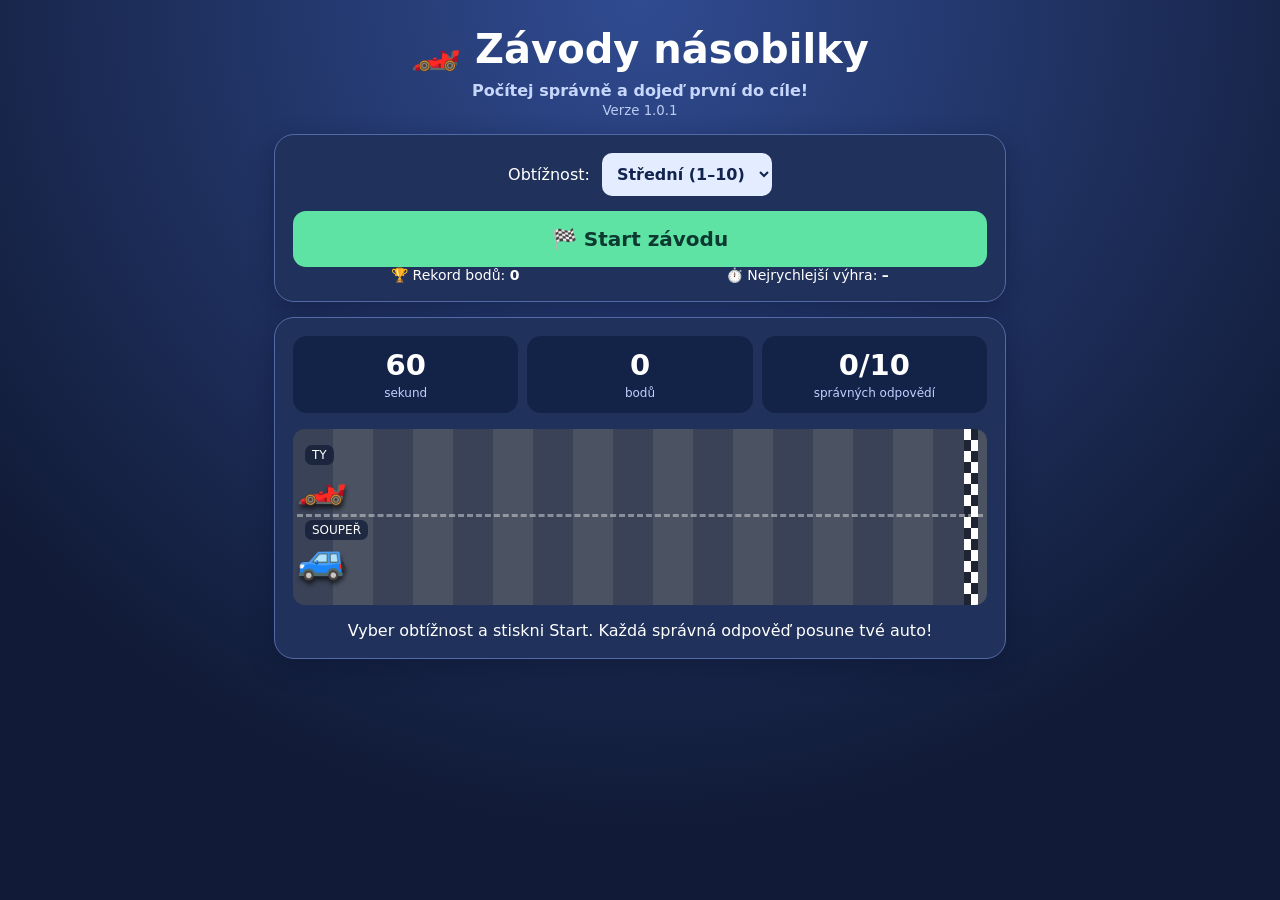
<file: zavody-nasobilky/index.html>
<!doctype html>
<html lang="cs"><head><meta charset="utf-8"><meta name="viewport" content="width=device-width,initial-scale=1"><meta name="theme-color" content="#142548"><title>Závody násobilky</title>
<style>
:root{font-family:system-ui,-apple-system,Segoe UI,sans-serif;color:#fff;background:#101c39}*{box-sizing:border-box}body{margin:0;min-height:100vh;background:radial-gradient(circle at top,#304b91,#111b37 75%)}main{max-width:760px;margin:auto;padding:18px 14px 35px}header{text-align:center}h1{font-size:clamp(26px,6vw,40px);margin:8px 0}.sub{color:#c7d7fb;font-weight:600}.panel{background:#20315b;border:1px solid #526ba8;border-radius:20px;padding:18px;margin-top:15px;box-shadow:0 8px 24px #09112c66}.stats{display:grid;grid-template-columns:repeat(3,1fr);gap:9px;text-align:center}.stat{background:#132348;padding:12px 4px;border-radius:14px}.stat strong{display:block;font-size:clamp(21px,5vw,29px)}.stat span{font-size:12px;color:#bfd1ff}.track{position:relative;margin:16px 0;padding:13px 4px;border-radius:12px;overflow:hidden;background:repeating-linear-gradient(90deg,#394256 0 40px,#4b5261 40px 80px)}.lane{height:75px;position:relative;border-bottom:3px dashed #ffffff66}.lane:last-child{border-bottom:0}.lane-label{position:absolute;left:8px;top:3px;font-size:12px;background:#111b37bd;padding:3px 7px;border-radius:7px;z-index:1}.car{position:absolute;font-size:40px;top:18px;left:0;transition:left .35s ease;filter:drop-shadow(1px 4px 2px #0009)}.finish{position:absolute;right:9px;top:0;height:100%;width:14px;background:repeating-conic-gradient(white 0% 25%,#1e2432 0% 50%) 50% /14px 22px}.question{text-align:center}.question h2{font-size:clamp(32px,8vw,55px);margin:5px 0 18px}.answers{display:grid;grid-template-columns:repeat(3,1fr);gap:10px}button,select{font:inherit}button{touch-action:manipulation;cursor:pointer;border:0;border-radius:13px;padding:16px 8px;font-weight:850}.answer{background:#ffd65b;color:#253053;font-size:clamp(23px,5vw,35px);min-height:79px;box-shadow:0 5px 0 #c68c25}.answer:active{transform:translateY(3px);box-shadow:0 2px 0 #c68c25}.answer:disabled{opacity:.5;cursor:default}.primary{background:#5ee3a5;color:#0d3a30;font-size:20px;width:100%;margin-top:15px}.setup{display:flex;align-items:center;gap:12px;justify-content:center;flex-wrap:wrap}select{background:#e3edff;color:#12244e;border:0;border-radius:10px;padding:11px;font-weight:700}#feedback{min-height:30px;text-align:center;font-weight:750;margin-top:12px}#results{text-align:center}#results h2{font-size:30px}small{color:#baccf3}.hidden{display:none!important}.records{display:flex;justify-content:space-around;gap:10px;flex-wrap:wrap;font-size:14px}kbd{background:#ffffff29;padding:2px 6px;border-radius:4px}@media(max-width:440px){.panel{padding:13px}.lane{height:70px}.car{font-size:34px}.answer{min-height:70px}.stats{gap:5px}}
</style></head><body><main>
<header><h1>🏎️ Závody násobilky</h1><div class="sub">Počítej správně a dojeď první do cíle!</div><small>Verze 1.0.1</small></header>
<section class="panel"><div class="setup"><label for="level">Obtížnost:</label><select id="level"><option value="5">Lehká (1–5)</option><option value="10" selected>Střední (1–10)</option><option value="12">Těžká (1–12)</option></select></div>
<button class="primary" id="start">🏁 Start závodu</button><div class="records"><span>🏆 Rekord bodů: <b id="recordScore">0</b></span><span>⏱️ Nejrychlejší výhra: <b id="recordTime">–</b></span></div></section>
<section class="panel"><div class="stats"><div class="stat"><strong id="time">60</strong><span>sekund</span></div><div class="stat"><strong id="score">0</strong><span>bodů</span></div><div class="stat"><strong id="correct">0/10</strong><span>správných odpovědí</span></div></div>
<div class="track"><div class="finish"></div><div class="lane"><span class="lane-label">TY</span><div class="car" id="player">🏎️</div></div><div class="lane"><span class="lane-label">SOUPEŘ</span><div class="car" id="opponent">🚙</div></div></div>
<div id="play" class="question hidden"><div>Vyber správný výsledek:</div><h2 id="example"></h2><div class="answers"><button class="answer" data-choice="0"></button><button class="answer" data-choice="1"></button><button class="answer" data-choice="2"></button></div><div id="feedback" aria-live="polite"></div><small>Na počítači můžeš použít klávesy <kbd>1</kbd>, <kbd>2</kbd>, <kbd>3</kbd>.</small></div>
<div id="welcome" class="question">Vyber obtížnost a stiskni Start. Každá správná odpověď posune tvé auto!</div>
<div id="results" class="hidden" aria-live="polite"><h2 id="resultHeading"></h2><p id="resultText"></p></div>
</section></main>
<script>
(()=>{'use strict';
const $=id=>document.getElementById(id),buttons=[...document.querySelectorAll('.answer')];
let running=false,seconds=60,points=0,correct=0,enemy=0,current=0,options=[],started=0,timer=null,lock=false;
const key=()=>'zavody-nasobilky-v1-'+$('level').value;
function records(){try{return JSON.parse(localStorage.getItem(key()))||{score:0,time:null}}catch{return {score:0,time:null}}}
function showRecords(){const r=records();$('recordScore').textContent=r.score;$('recordTime').textContent=r.time===null?'–':r.time+' s'}
const rnd=n=>Math.floor(Math.random()*n)+1;
function move(){const max=Math.max(30,$('player').parentElement.clientWidth-65);$('player').style.left=(max*correct/10)+'px';$('opponent').style.left=(max*enemy/100)+'px'}
function question(){const n=Number($('level').value),a=rnd(n),b=rnd(n);current=a*b;$('example').textContent=a+' × '+b+' = ?';const set=new Set([current]);while(set.size<3){const delta=rnd(Math.min(15,n+5))*(Math.random()<.5?-1:1);const candidate=current+delta;if(candidate>0&&candidate!==current)set.add(candidate)}options=[...set].sort(()=>Math.random()-.5);if(Math.random()<.5)options.reverse();buttons.forEach((btn,i)=>{btn.textContent=options[i];btn.disabled=false});lock=false}
function status(){$('time').textContent=seconds;$('score').textContent=points;$('correct').textContent=correct+'/10';move()}
function finish(reason){if(!running)return;running=false;clearInterval(timer);$('level').disabled=false;buttons.forEach(b=>b.disabled=true);$('play').classList.add('hidden');$('results').classList.remove('hidden');$('start').textContent='🔁 Hrát znovu';const won=reason==='player'||(reason==='time'&&correct/10>enemy/100);const elapsed=Math.min(60,Math.ceil((Date.now()-started)/1000));const r=records();let recordMessage='';if(points>r.score){r.score=points;recordMessage+=' 🏆 Nový bodový rekord!'}if(won&&(r.time===null||elapsed<r.time)){r.time=elapsed;recordMessage+=' ⚡ Nový časový rekord!'}try{localStorage.setItem(key(),JSON.stringify(r))}catch{}showRecords();$('resultHeading').textContent=won?'🎉 Vyhráváš!':'🏁 Konec závodu';$('resultText').textContent='Získal/a jsi '+points+' bodů a '+correct+' správných odpovědí za '+elapsed+' s.'+recordMessage}
function choose(i){if(!running||lock)return;lock=true;buttons.forEach(b=>b.disabled=true);if(options[i]===current){correct++;points+=100+Math.max(0,seconds);$('feedback').textContent='✅ Správně! Jedeš dál!';status();if(correct===10){finish('player');return}}else{$('feedback').textContent='❌ Správný výsledek je '+current+'. Zkus další příklad!'}setTimeout(()=>{if(running){$('feedback').textContent='';question()}},550)}
function start(){clearInterval(timer);running=true;seconds=60;points=0;correct=0;enemy=0;started=Date.now();$('level').disabled=true;$('welcome').classList.add('hidden');$('results').classList.add('hidden');$('play').classList.remove('hidden');$('start').textContent='🔁 Nový závod';$('feedback').textContent='';status();question();timer=setInterval(()=>{if(!running)return;seconds=Math.max(0,60-Math.floor((Date.now()-started)/1000));enemy=Math.min(100,enemy+1.5);status();if(seconds===0)finish('time');else if(enemy>=100)finish('enemy')},1000)}
$('start').addEventListener('click',()=>{if(running){running=false;clearInterval(timer)}start()});$('level').addEventListener('change',showRecords);buttons.forEach((b,i)=>b.addEventListener('click',()=>choose(i)));document.addEventListener('keydown',e=>{if(['1','2','3'].includes(e.key)&&!e.repeat&&running)choose(Number(e.key)-1)});showRecords();window.addEventListener('resize',move);
})();
</script></body></html>
</file>
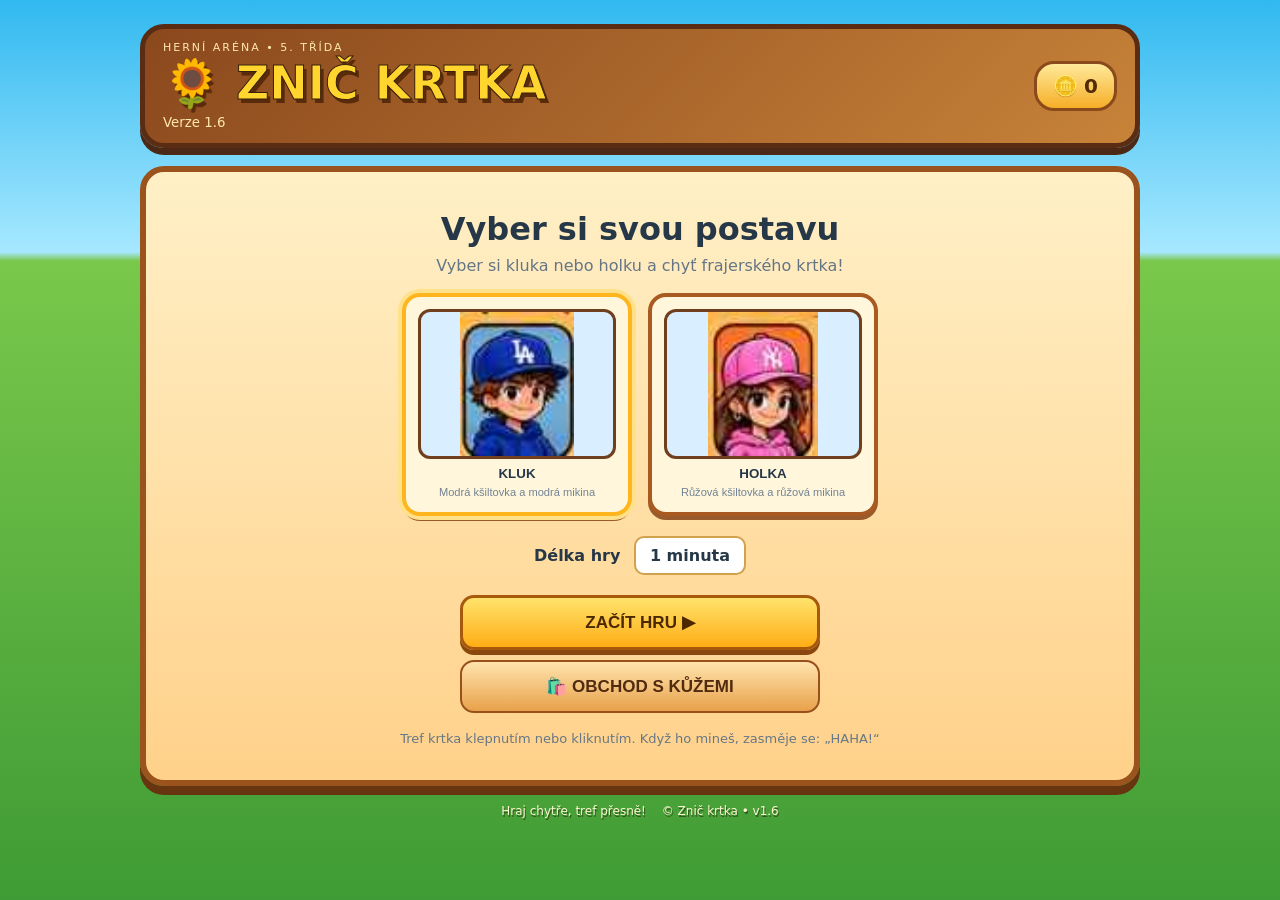
<file: znic-krtka/index.html>
<!doctype html>
<html lang="cs"><head><meta charset="utf-8"><meta name="viewport" content="width=device-width,initial-scale=1,maximum-scale=1,user-scalable=no"><meta name="theme-color" content="#152e4d"><title>Znič krtka</title><link rel="stylesheet" href="style.css"></head>
<body><main class="app">
<header><div><div class="eyebrow">HERNÍ ARÉNA • 5. TŘÍDA</div><h1>🌻 ZNIČ KRTKA</h1><small>Verze 1.6</small></div><div class="wallet">🪙 <b id="coins">0</b></div></header>
<section id="home" class="panel">
<h2>Vyber si svou postavu</h2><p class="muted">Vyber si kluka nebo holku a chyť frajerského krtka!</p>
<div class="avatars">
<button class="avatar selected" data-gender="boy"><div class="avatar-art boy-art"><img src="assets/boy.jpg" alt="Kluk s modrou kšiltovkou"></div><b>KLUK</b><small>Modrá kšiltovka a modrá mikina</small></button>
<button class="avatar" data-gender="girl"><div class="avatar-art girl-art"><img src="assets/girl.jpg" alt="Holka s růžovou kšiltovkou"></div><b>HOLKA</b><small>Růžová kšiltovka a růžová mikina</small></button>
</div>
<div class="duration">Délka hry <strong>1 minuta</strong></div>
<button id="start" class="primary">ZAČÍT HRU ▶</button><button id="shopOpen" class="secondary">🛍️ OBCHOD S KŮŽEMI</button>
<p class="tip">Tref krtka klepnutím nebo kliknutím. Když ho mineš, zasměje se: „HAHA!“</p></section>
<section id="game" class="hidden">
<div class="stats"><div>⭐ BODY <b id="score">0</b></div><div>🪙 MINCE <b id="runCoins">0</b></div><div>⏱️ ČAS <b id="time">01:00</b></div></div>
<div class="field"><div class="sun"></div><div class="hill"></div><div class="holes" id="holes"></div><div class="toast" id="toast"></div><div class="swing" id="swing" aria-hidden="true"></div><div class="player-stage" id="playerStage" aria-label="Vaše postava"><img class="player-skin-img" src="assets/boy.jpg" alt="Hráč"></div></div>
<div class="gamebottom"><span id="hits">Zásahy: 0</span><button id="quit" class="secondary">Ukončit hru</button></div>
</section>
<section id="result" class="panel hidden"><h2>🏆 KONEC HRY!</h2><div class="resultscore" id="finalScore">0</div><p id="reward"></p><button id="again" class="primary">HRÁT ZNOVU</button><button id="homeBtn" class="secondary">ZPĚT DO MENU</button></section>
<section id="shop" class="panel hidden"><h2>🛍️ Obchod</h2><p class="muted">Nakupuj vzhledy za mince, které získáš hraním.</p><div id="shopItems" class="shopitems"></div><button id="shopBack" class="secondary">ZPĚT</button></section>
<footer>Hraj chytře, tref přesně! <span>© Znič krtka • v1.6</span></footer>
</main><script src="game.js"></script></body></html>
</file>
<file: znic-krtka/style.css>
*{box-sizing:border-box}body{margin:0;min-height:100vh;background:linear-gradient(145deg,#10243c,#1b4965);font-family:system-ui,Arial;color:#fff;padding:16px}.app{max-width:850px;margin:auto}header{display:flex;justify-content:space-between;align-items:center;margin:8px 0 18px}.eyebrow{font-size:11px;letter-spacing:2px;color:#a8d9ef}h1{font-size:clamp(28px,6vw,46px);margin:2px 0;text-shadow:3px 4px #091b2d}header small{color:#b8d4e5}.wallet{background:#fff2c9;color:#573b0b;border-radius:20px;padding:10px 16px;font-size:20px}.panel{background:#f5f0dc;color:#263747;border:5px solid #d7a34a;border-radius:24px;padding:clamp(18px,4vw,34px);text-align:center;box-shadow:0 12px 0 #081a2b}h2{margin:4px 0 8px;font-size:clamp(23px,4vw,32px)}.muted{color:#647586;margin:4px 0 18px}.avatars{display:flex;justify-content:center;gap:16px;margin:18px auto;max-width:500px}.avatar{background:#fff;border:3px solid #cbd5df;border-radius:18px;padding:12px;width:46%;color:#25374a;cursor:pointer}.avatar.selected{border-color:#f1a92d;box-shadow:0 0 0 4px #f1d58b}.avatar-art{height:150px;border-radius:12px;display:flex;align-items:center;justify-content:center;font-size:76px;position:relative;overflow:hidden}.boy-art{background:linear-gradient(#b9e0ff 0 55%,#245a9a 55%);}.girl-art{background:linear-gradient(#ffd9ed 0 55%,#ef8db8 55%)}.avatar-art:before{content:"";position:absolute;width:84px;height:24px;top:24px;border-radius:40px 40px 8px 8px;background:#1855a0;border:5px solid #12385f}.girl-art:before{background:#ec4d9a;border-color:#a92e68}.avatar-art:after{content:"";position:absolute;bottom:0;width:100%;height:40px;background:repeating-linear-gradient(90deg,transparent 0 38px,#203d64 39px 43px)}.avatar b{display:block;margin-top:7px}.avatar small{display:block;color:#738394;line-height:1.35;margin-top:4px}.duration{font-weight:700;margin:20px}.duration strong{display:inline-block;background:#fff;border:2px solid #d1a14b;border-radius:10px;padding:8px 14px;margin-left:8px}.primary,.secondary{display:block;width:100%;max-width:360px;margin:10px auto;border:0;border-radius:14px;padding:14px;font-weight:900;font-size:17px;cursor:pointer}.primary{background:#ffbd35;color:#382500;box-shadow:0 5px #c17c13}.secondary{background:#dbe7ef;color:#24405a}.tip{font-size:13px;color:#667787;margin:18px 0 0}.hidden{display:none!important}.stats{display:flex;justify-content:space-around;gap:8px;background:#f5f0dc;color:#263747;padding:12px;border-radius:15px;margin-bottom:12px;font-size:clamp(12px,3vw,17px)}.stats b{display:block;font-size:22px}.field{height:min(62vh,500px);min-height:350px;position:relative;overflow:hidden;border:5px solid #d7a34a;border-radius:22px;background:linear-gradient(#72c9f5 0 40%,#a6df73 40% 72%,#65ad45 72%);touch-action:manipulation}.sun{position:absolute;right:9%;top:8%;width:65px;height:65px;background:#ffe57c;border-radius:50%;box-shadow:0 0 35px #fff2a2}.hill{position:absolute;bottom:-9%;left:-10%;width:120%;height:42%;background:#5b9e3d;border-radius:50% 50% 0 0}.holes{position:absolute;inset:20% 4% 8%;display:grid;grid-template-columns:repeat(3,1fr);grid-template-rows:repeat(2,1fr);gap:12px;align-items:end}.hole{position:relative;border:0;background:radial-gradient(ellipse,#35251a 0 48%,#87512c 50% 63%,#bd8242 65%);border-radius:50%;height:78px;width:90%;max-width:145px;margin:auto;cursor:pointer;box-shadow:0 8px 0 #6b4025;overflow:visible}.mole{position:absolute;bottom:20px;left:50%;transform:translateX(-50%);width:90px;height:91px;border-radius:48% 48% 35% 35%;background:radial-gradient(ellipse at 50% 25%,#a8755a,#65402f 75%);border:4px solid #422a21;z-index:3;cursor:pointer;animation:pop .18s ease-out;user-select:none}.mole:before{content:"";position:absolute;top:-22px;left:17px;width:51px;height:27px;border-radius:30px 30px 5px 5px;background:#182c52;border:4px solid #0b1830;transform:rotate(-5deg)}.mole:after{content:"NY";position:absolute;top:-18px;left:31px;color:#fff;font-weight:1000;font-size:13px;z-index:4}.mole .eyes{position:absolute;top:28px;left:13px;width:58px;height:18px;background:#111;border-radius:8px;color:white;font-size:13px;line-height:18px;letter-spacing:5px;text-align:center}.mole .nose{position:absolute;top:48px;left:35px;width:20px;height:15px;background:#f29b9b;border-radius:50%}.mole .teeth{position:absolute;top:64px;left:32px;width:25px;height:14px;background:white;border-radius:2px 2px 8px 8px}.mole.hit{filter:brightness(1.5)}@keyframes pop{from{transform:translate(-50%,30px)}to{transform:translate(-50%,0)}}.toast{position:absolute;top:7%;left:50%;transform:translateX(-50%);font-weight:1000;font-size:clamp(28px,6vw,48px);color:#ffdf3d;text-shadow:3px 3px #44240e;pointer-events:none;z-index:6}.swing{position:absolute;right:5%;bottom:5%;width:90px;height:150px;z-index:7;opacity:0;pointer-events:none;transform:rotate(-35deg)}.swing:before{content:"";position:absolute;bottom:0;left:39px;width:17px;height:112px;border-radius:8px;background:linear-gradient(90deg,#6b371c,#d49a54,#6b371c)}.swing:after{content:"";position:absolute;top:0;left:8px;width:80px;height:52px;border-radius:12px 12px 25px 25px;background:linear-gradient(120deg,#b9d2e6,#547d9d);border:5px solid #263f58}.swing.show{opacity:1;animation:bonk .22s}@keyframes bonk{50%{transform:rotate(25deg) scale(1.2)}}.player-stage{position:absolute;left:12px;bottom:5px;width:100px;height:145px;z-index:4;pointer-events:none}.player-stage:before{content:"";position:absolute;bottom:0;left:23px;width:58px;height:65px;border-radius:18px 18px 5px 5px;background:#1855a0;border:3px solid #12385f}.player-stage:after{content:"👦";position:absolute;bottom:49px;left:24px;font-size:55px;line-height:1}.player-stage.girl:before{background:#ef83b1;border-color:#a92e68}.player-stage.girl:after{content:"👧"}.gamebottom{display:flex;justify-content:space-between;align-items:center;padding:8px 4px}.gamebottom .secondary{width:auto;margin:0;padding:9px 15px;font-size:13px}.resultscore{font-size:58px;font-weight:1000;color:#c47b12}.shopitems{display:grid;grid-template-columns:repeat(auto-fit,minmax(125px,1fr));gap:10px;margin:18px 0}.item{background:#fff;border:2px solid #e2c98f;border-radius:14px;padding:12px}.item .look{font-size:38px}.item button{border:0;background:#ffbd35;border-radius:9px;padding:8px;font-weight:800;margin-top:8px}footer{text-align:center;color:#c1d4e2;font-size:12px;padding:18px}footer span{margin-left:12px}@media(max-width:480px){body{padding:10px}.stats{padding:9px 4px}.stats b{font-size:18px}.field{min-height:380px}.holes{inset:22% 2% 8%;gap:5px}.hole{height:65px}.gamebottom{font-size:13px}.player-stage{transform:scale(.8);transform-origin:bottom left}}
/* Verze 1.3 – výraznější krtek a lépe viditelná tvář */
.mole{width:clamp(82px,11vw,108px);height:clamp(88px,12vw,112px);bottom:18px;background:radial-gradient(ellipse at 48% 28%,#bd8b6b 0 18%,#8b5b40 58%,#60402f 100%);border:4px solid #422a21;box-shadow:0 3px 0 #2d1b14,0 0 0 2px #e2b47a}
.mole:before{top:-25px;left:12px;width:62px;height:29px;background:#173d79;border:4px solid #102a55;border-radius:30px 30px 8px 8px;transform:rotate(-7deg)}
.mole:after{content:"NY";top:-21px;left:31px;color:#fff;font-weight:1000;font-size:13px;z-index:4}
.mole .eyes{top:29px;left:10px;width:65px;height:23px;border:3px solid #111;background:#202020;border-radius:9px;color:#fff;font-size:16px;line-height:17px;letter-spacing:5px;box-shadow:0 2px 0 #000}
.mole .nose{top:55px;left:34px;width:21px;height:16px;background:#f5a0a5;border:2px solid #7b4542}
.mole .teeth{top:73px;left:30px;width:29px;height:15px;border:2px solid #6b4537}
@media(max-width:480px){.mole{width:78px;height:84px;bottom:15px}.mole:before{left:8px;width:56px}.mole .eyes{left:6px;width:62px}.mole .nose{left:28px}.mole .teeth{left:25px}}

/* VERZE 1.4 – jasně rozpoznatelný krtek a viditelná hráčská postava */
.holes{z-index:2}
.hole{z-index:2;overflow:visible}
.mole{position:absolute;display:block;z-index:8;bottom:23px;left:50%;transform:translateX(-50%);width:clamp(76px,10vw,104px);height:100px;border:4px solid #54301f;border-radius:48% 48% 35% 35%;background:radial-gradient(ellipse at 48% 25%,#c28b63 0 12%,#986044 45%,#69412e 100%);box-shadow:0 4px 0 #422719;animation:pop .18s ease-out;cursor:pointer;user-select:none}
.mole:before{content:"";position:absolute;z-index:3;top:-22px;left:7px;width:65px;height:27px;border:4px solid #17365e;border-radius:28px 28px 6px 6px;background:#245a9b;transform:rotate(-5deg)}
.mole:after{content:"";position:absolute;z-index:4;top:-15px;left:29px;color:white;font-size:11px;font-weight:1000}
.mole .mole-cap{position:absolute;top:-15px;left:25px;z-index:5;color:white;font-size:11px;font-weight:900}
.mole .eyes{position:absolute;top:29px;left:7px;width:69px;height:23px;border:4px solid #202020;border-radius:9px;background:#d8e8ef;color:#17212b;font-size:14px;line-height:14px;letter-spacing:7px;text-align:center;padding-left:5px}
.mole .nose{position:absolute;top:56px;left:31px;width:23px;height:17px;border:2px solid #79453b;border-radius:50%;background:#f3a0a0}
.mole .teeth{position:absolute;top:75px;left:28px;width:29px;height:13px;border:2px solid #704332;border-radius:2px 2px 8px 8px;background:#fff}
.player-stage{position:absolute!important;left:12px!important;bottom:5px!important;width:112px!important;height:174px!important;z-index:12!important;display:block!important;pointer-events:none;background:transparent}
.player-head{position:absolute;left:29px;top:34px;width:57px;height:61px;border:3px solid #8c5739;border-radius:45% 45% 48% 48%;background:#efbd91;z-index:3}
.player-cap{position:absolute;left:24px;top:23px;width:67px;height:25px;border:4px solid #102e57;border-radius:28px 28px 6px 6px;background:#2365a8;z-index:4;transform:rotate(-5deg)}
.player-cap:after{content:"";position:absolute;right:-12px;bottom:-5px;width:35px;height:8px;border-radius:50%;background:#174578}
.player-eyes{position:absolute;top:20px;left:10px;color:#17314a;font-size:12px;letter-spacing:9px}
.player-smile{position:absolute;left:18px;top:39px;width:20px;height:9px;border-bottom:3px solid #8b3c36;border-radius:50%}
.player-body{position:absolute;left:22px;top:88px;width:72px;height:55px;border:3px solid #163e71;border-radius:17px 17px 8px 8px;background:#347fc2;z-index:2}
.player-legs{position:absolute;left:32px;top:137px;width:58px;height:35px;display:flex;justify-content:space-between}
.player-legs i{display:block;width:18px;height:32px;border-radius:5px 5px 3px 3px;background:#263d65;border-bottom:6px solid #252525}
.player-stage.girl .player-cap{background:#ed5b9d;border-color:#a92e68}
.player-stage.girl .player-body{background:#ee83b1;border-color:#a92e68}
@media(max-width:480px){.player-stage{transform:scale(.82);transform-origin:bottom left}.mole{width:75px;height:91px;bottom:18px}.mole .eyes{left:4px;width:65px}}

/* VERZE 1.5 – veselé zahradní klání podle obrázku dětí */
body{background:linear-gradient(#31b9ef 0%,#a6e8ff 28%,#79c84b 29%,#3f9b35 100%);color:#38200d}
.app{max-width:1000px}
header{background:linear-gradient(135deg,#8a481d,#c78339);border:5px solid #5a2c13;border-radius:24px;padding:12px 18px;box-shadow:0 7px 0 #4b2916}
h1{color:#ffd52e;-webkit-text-stroke:1px #39200c;text-shadow:3px 4px #5a2b0b}
.eyebrow,header small{color:#ffe8ad}
.wallet{border:3px solid #8a4a1b;background:linear-gradient(#ffe99a,#f6ae27);color:#542b09}
.panel{background:linear-gradient(#fff0c7,#ffd18a);border:6px solid #9a531d;box-shadow:0 9px 0 #67350f}
.avatar{border:4px solid #a85a20;background:#fff6dc;box-shadow:0 4px 0 #9a5b2c}
.avatar.selected{border-color:#ffb51e;box-shadow:0 0 0 4px #ffe18b,0 5px 0 #9a5b2c}
.avatar-art{border:3px solid #70401e}
.boy-art{background:linear-gradient(#55c6f4 0 58%,#2b70b6 58%)}
.girl-art{background:linear-gradient(#ffc5e2 0 58%,#e85b9f 58%)}
.avatar-art:before{top:15px;height:32px;width:100px;background:#1655a6;border:4px solid #103b75;border-radius:50% 50% 12px 12px}
.girl-art:before{background:#ec4d9a;border-color:#a92e68}
.avatar-art:after{bottom:0;height:35px;background:linear-gradient(transparent,#193d68)}
.primary{background:linear-gradient(#ffe36c,#ffad16);border:3px solid #a75a0b;color:#4c2800;box-shadow:0 5px #8a480e}
.secondary{background:linear-gradient(#ffe4ad,#e8a14b);border:2px solid #98511b;color:#512b10}
.stats{background:linear-gradient(#9a5423,#633012);border:3px solid #e7a64e;color:#fff3c9}
.stats b{color:#ffdf35}
.field{border:7px solid #92501e;background:linear-gradient(#55c7f5 0 26%,#a4e46a 27% 68%,#54a938 69%);box-shadow:inset 0 0 0 4px #e6b96b}
.field:before{content:"";position:absolute;left:0;right:0;top:24%;height:13%;background:repeating-linear-gradient(90deg,#87532d 0 12px,#d49a52 13px 23px);opacity:.9}
.field:after{content:"🌼　🌿　🌼　🌱　🌼　🌿　🌼";position:absolute;left:2%;right:2%;bottom:2%;font-size:clamp(17px,3vw,28px);letter-spacing:8px;pointer-events:none}
.hill{background:#70bf39}
.hole{background:radial-gradient(ellipse,#28160d 0 48%,#82431e 50% 61%,#bd7b38 63% 75%,#e0a354 77%);box-shadow:0 7px 0 #75401e}
.mole{width:clamp(90px,11vw,118px);height:112px;border:5px solid #44251b;border-radius:48% 48% 38% 38%;background:radial-gradient(ellipse at 50% 22%,#b98160 0 15%,#80503c 60%,#4b3028 100%);box-shadow:0 5px 0 #402316,0 0 0 3px #e5b46c}
.mole:before{top:-27px;left:8px;width:73px;height:32px;background:#172b52;border:5px solid #090f20;box-shadow:0 3px 0 #090f20}
.mole:after{content:"NY";top:-21px;left:34px;color:white;font-size:14px}
.mole .eyes{top:31px;left:9px;width:74px;height:24px;background:#101010;color:#fff;border:3px solid #050505;letter-spacing:8px}
.mole .nose{top:58px;left:34px;width:27px;height:21px;background:#ff8e91;border:3px solid #8e4540}
.mole .teeth{top:80px;left:30px;width:34px;height:16px;border:2px solid #48271d}
.player-stage{filter:drop-shadow(2px 3px 1px #3c2818)}
.player-head{background:#f4c39a}
.player-cap{background:#1555a9}
.player-stage.girl .player-cap{background:#ed4e9b}
.player-stage.girl .player-body{background:#ed79ae}
.toast{color:#fff044;text-shadow:3px 3px #57280c,-1px -1px #57280c}
footer{color:#fff6d4;text-shadow:1px 2px #315a1c}
@media(max-width:520px){header{padding:9px 12px}.field{height:58vh;min-height:370px}.holes{inset:24% 2% 10%}.mole{width:79px;height:95px}.mole:before{width:61px}.mole .eyes{width:65px;left:4px}}

/* VERZE 1.6 – skutečné obrázky zahrady, krtka a skinů */
.avatar-art{padding:0;background:#d9efff!important}
.avatar-art:before,.avatar-art:after{display:none!important}
.avatar-art img{width:100%;height:100%;object-fit:contain;object-position:center bottom;display:block}
.field{background-image:url("assets/garden.jpg");background-size:100% 100%;background-position:center;background-repeat:no-repeat;background-color:#69b93d}
.field:before,.field:after,.sun,.hill{display:none!important}
.holes{inset:25% 2% 4%;grid-template-columns:repeat(3,1fr);grid-template-rows:repeat(2,1fr);gap:0;align-items:stretch}
.hole{width:100%;height:100%;max-width:none;margin:0;background:transparent!important;border:0!important;box-shadow:none!important;border-radius:0!important}
.mole{width:clamp(105px,14vw,150px);height:clamp(110px,15vw,160px);bottom:3px;background:transparent!important;border:0!important;box-shadow:none!important;border-radius:0!important;overflow:visible}
.mole:before,.mole:after{display:none!important;content:none!important}
.mole-photo{display:block;width:100%;height:100%;object-fit:contain;object-position:center bottom;pointer-events:none;filter:drop-shadow(0 4px 3px #422313)}
.player-stage{width:90px!important;height:132px!important;left:10px!important;bottom:4px!important}
.player-skin-img{width:100%;height:100%;object-fit:contain;object-position:center bottom;display:block;filter:drop-shadow(2px 3px 2px #372315)}
@media(max-width:520px){.holes{inset:25% 1% 4%}.mole{width:clamp(82px,23vw,112px);height:clamp(88px,25vw,122px)}.avatar-art{height:125px}}
</file>
